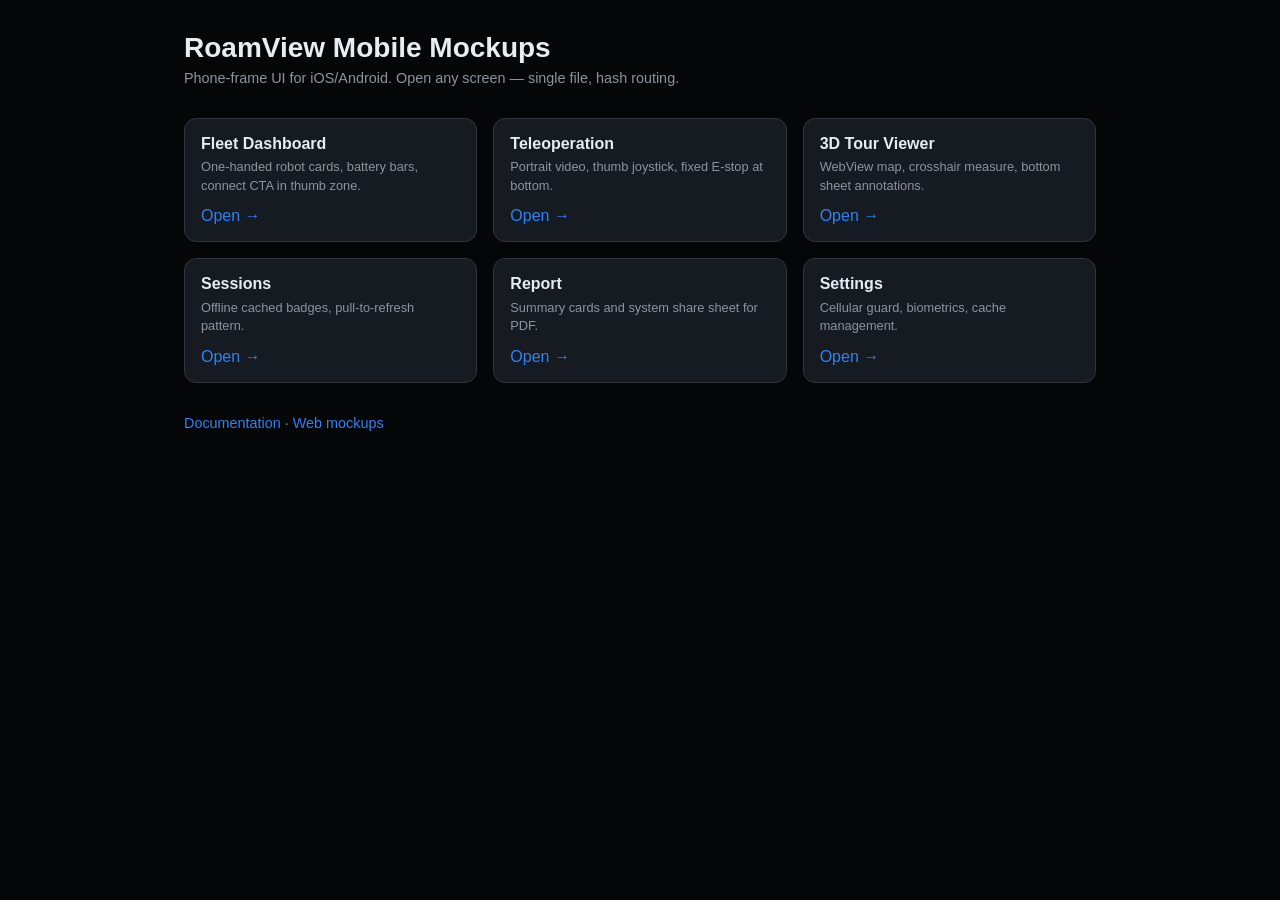
<file: docs/mobile-application/mockups/index.html>
<!DOCTYPE html>
<html lang="en">
<head>
  <meta charset="UTF-8">
  <meta name="viewport" content="width=device-width, initial-scale=1.0">
  <title>RoamView Mobile — Mockups</title>
  <style>
:root {
  --bg: #0d1117;
  --bg2: #161b22;
  --bg3: #21262d;
  --border: #30363d;
  --text: #e6edf3;
  --muted: #8b949e;
  --accent: #2f81f7;
  --success: #3fb950;
  --warning: #d29922;
  --danger: #f85149;
  --font: -apple-system, BlinkMacSystemFont, "Segoe UI", Roboto, sans-serif;
  --mono: ui-monospace, SFMono-Regular, Menlo, monospace;
  --phone-w: 390px;
  --phone-h: 844px;
}

*, *::before, *::after { box-sizing: border-box; margin: 0; padding: 0; }
body { font-family: var(--font); background: #050608; color: var(--text); min-height: 100vh; }
[hidden] { display: none !important; }
a { color: var(--accent); text-decoration: none; }

/* Gallery */
.gallery { max-width: 960px; margin: 0 auto; padding: 2rem 1.5rem; }
.gallery h1 { font-size: 1.75rem; margin-bottom: 0.35rem; }
.gallery .sub { color: var(--muted); margin-bottom: 2rem; font-size: 0.9rem; }
.mockup-grid { display: grid; grid-template-columns: repeat(auto-fill, minmax(260px, 1fr)); gap: 1rem; }
.mockup-card { background: var(--bg2); border: 1px solid var(--border); border-radius: 12px; padding: 1rem; }
.mockup-card:hover { border-color: var(--accent); }
.mockup-card h2 { font-size: 1rem; margin-bottom: 0.35rem; }
.mockup-card p { font-size: 0.8rem; color: var(--muted); margin-bottom: 0.75rem; line-height: 1.45; }

/* Phone shell */
.phone-wrap { display: flex; justify-content: center; padding: 1.5rem; min-height: 100vh; align-items: flex-start; }
.phone {
  width: var(--phone-w);
  height: var(--phone-h);
  background: #000;
  border-radius: 44px;
  padding: 12px;
  box-shadow: 0 0 0 2px #333, 0 24px 48px rgba(0,0,0,0.6);
  position: relative;
}
.phone-notch {
  position: absolute;
  top: 12px;
  left: 50%;
  transform: translateX(-50%);
  width: 120px;
  height: 28px;
  background: #000;
  border-radius: 0 0 18px 18px;
  z-index: 20;
}
.phone-screen {
  width: 100%;
  height: 100%;
  background: var(--bg);
  border-radius: 34px;
  overflow: hidden;
  display: flex;
  flex-direction: column;
  position: relative;
}

/* App chrome */
.status-bar {
  height: 44px;
  padding: 14px 20px 0;
  display: flex;
  justify-content: space-between;
  font-size: 0.7rem;
  font-weight: 600;
  flex-shrink: 0;
}
.app-header {
  padding: 0.5rem 1rem 0.75rem;
  border-bottom: 1px solid var(--border);
  flex-shrink: 0;
}
.app-header h1 { font-size: 1.1rem; font-weight: 700; }
.app-header .sub { font-size: 0.75rem; color: var(--muted); margin-top: 0.15rem; }
.app-body { flex: 1; overflow-y: auto; padding: 0.75rem 1rem; -webkit-overflow-scrolling: touch; }

.tab-bar {
  display: flex;
  border-top: 1px solid var(--border);
  background: var(--bg2);
  padding: 0.35rem 0 calc(0.35rem + 8px);
  flex-shrink: 0;
}
.tab-bar a {
  flex: 1;
  text-align: center;
  font-size: 0.65rem;
  color: var(--muted);
  padding: 0.35rem 0;
  text-decoration: none;
}
.tab-bar a.active { color: var(--accent); }
.tab-bar .ico { display: block; font-size: 1.1rem; margin-bottom: 0.15rem; }

/* Components */
.card {
  background: var(--bg2);
  border: 1px solid var(--border);
  border-radius: 10px;
  padding: 0.85rem;
  margin-bottom: 0.65rem;
}
.card-row { display: flex; justify-content: space-between; align-items: center; gap: 0.5rem; }
.card-title { font-weight: 600; font-size: 0.9rem; }
.card-meta { font-size: 0.75rem; color: var(--muted); margin-top: 0.2rem; }
.badge {
  display: inline-flex;
  align-items: center;
  gap: 0.25rem;
  padding: 0.15rem 0.5rem;
  border-radius: 999px;
  font-size: 0.65rem;
  font-weight: 500;
  white-space: nowrap;
}
.badge::before { content: ""; width: 5px; height: 5px; border-radius: 50%; background: currentColor; }
.badge-online { background: rgba(63,185,80,0.15); color: var(--success); }
.badge-offline { background: rgba(110,118,129,0.15); color: var(--muted); }
.badge-ready { background: rgba(63,185,80,0.15); color: var(--success); }
.badge-cached { background: rgba(47,129,247,0.15); color: var(--accent); }
.badge-live { background: rgba(248,81,73,0.15); color: var(--danger); }
.battery { height: 4px; background: var(--bg3); border-radius: 2px; margin-top: 0.5rem; overflow: hidden; }
.battery-fill { height: 100%; background: var(--success); border-radius: 2px; }

.btn {
  display: inline-flex;
  align-items: center;
  justify-content: center;
  padding: 0.55rem 1rem;
  border-radius: 8px;
  font-size: 0.85rem;
  font-weight: 500;
  border: none;
  font-family: var(--font);
  cursor: pointer;
}
.btn-primary { background: var(--accent); color: #fff; width: 100%; }
.btn-danger { background: var(--danger); color: #fff; }
.btn-ghost { background: var(--bg3); color: var(--text); border: 1px solid var(--border); }

/* Teleop */
.teleop-video {
  flex: 1;
  background: var(--bg3);
  margin: 0.5rem 1rem;
  border-radius: 10px;
  display: flex;
  align-items: center;
  justify-content: center;
  flex-direction: column;
  color: var(--muted);
  font-size: 0.8rem;
  min-height: 200px;
  border: 1px dashed var(--border);
}
.teleop-controls {
  padding: 0.75rem 1rem 1rem;
  display: flex;
  align-items: flex-end;
  gap: 1rem;
}
.dpad-cluster {
  display: grid;
  grid-template-columns: 40px 100px 40px;
  grid-template-rows: 40px 100px 40px;
  gap: 4px;
  align-items: center;
  justify-items: center;
  flex-shrink: 0;
}
.dpad-btn {
  width: 40px;
  height: 40px;
  border-radius: 10px;
  border: 1px solid var(--border);
  background: var(--bg3);
  color: var(--text);
  font-size: 0.85rem;
  display: flex;
  align-items: center;
  justify-content: center;
  cursor: pointer;
  padding: 0;
}
.dpad-btn:active { background: var(--accent); border-color: var(--accent); }
.dpad-up { grid-column: 2; grid-row: 1; }
.dpad-left { grid-column: 1; grid-row: 2; }
.dpad-right { grid-column: 3; grid-row: 2; }
.dpad-down { grid-column: 2; grid-row: 3; }
.joystick {
  grid-column: 2;
  grid-row: 2;
  width: 100px;
  height: 100px;
  border-radius: 50%;
  background: var(--bg3);
  border: 2px solid var(--border);
  position: relative;
}
.joystick-knob {
  width: 36px;
  height: 36px;
  background: var(--accent);
  border-radius: 50%;
  position: absolute;
  top: 30%;
  left: 55%;
  transform: translate(-50%, -50%);
}
.teleop-meta { flex: 1; font-size: 0.75rem; color: var(--muted); }
.teleop-meta strong { color: var(--text); font-family: var(--mono); }
.estop-zone { padding: 0 1rem 1rem; }
.estop-zone .btn { width: 100%; padding: 0.85rem; font-size: 1rem; }

/* Viewer */
.viewer-body { padding: 0; flex: 1; display: flex; flex-direction: column; overflow: hidden; }
.map-view {
  flex: 1;
  position: relative;
  background: #0b0e14;
  margin: 0.5rem;
  border-radius: 10px;
  overflow: hidden;
  min-height: 280px;
}
.map-view svg { width: 100%; height: 100%; display: block; }
.map-hud {
  position: absolute;
  background: rgba(13,17,23,0.92);
  border: 1px solid var(--border);
  border-radius: 6px;
  padding: 0.4rem 0.55rem;
  font-size: 0.65rem;
  color: var(--muted);
  font-family: var(--mono);
  pointer-events: none;
  max-width: calc(100% - 1rem);
}
.map-hud-tl { top: 0.5rem; left: 0.5rem; }
.map-hud-br { bottom: 0.5rem; right: 0.5rem; }
.crosshair {
  position: absolute;
  top: 50%;
  left: 50%;
  transform: translate(-50%, -50%);
  width: 48px;
  height: 48px;
  border: 2px solid rgba(47,129,247,0.8);
  border-radius: 50%;
  pointer-events: none;
}
.crosshair::before, .crosshair::after {
  content: "";
  position: absolute;
  background: var(--accent);
}
.crosshair::before { width: 2px; height: 12px; top: 50%; left: 50%; transform: translate(-50%, -50%); }
.crosshair::after { width: 12px; height: 2px; top: 50%; left: 50%; transform: translate(-50%, -50%); }
.bottom-sheet {
  background: var(--bg2);
  border-top: 1px solid var(--border);
  border-radius: 16px 16px 0 0;
  padding: 0.75rem 1rem 1rem;
  flex-shrink: 0;
}
.sheet-handle { width: 36px; height: 4px; background: var(--border); border-radius: 2px; margin: 0 auto 0.75rem; }
.tool-row { display: flex; gap: 0.4rem; margin-bottom: 0.5rem; }
.tool-pill {
  padding: 0.35rem 0.65rem;
  background: var(--bg3);
  border: 1px solid var(--border);
  border-radius: 999px;
  font-size: 0.7rem;
  color: var(--muted);
}
.tool-pill.active { background: var(--accent); color: #fff; border-color: var(--accent); }

/* Settings */
.setting-row {
  display: flex;
  justify-content: space-between;
  align-items: center;
  padding: 0.75rem 0;
  border-bottom: 1px solid var(--border);
  font-size: 0.85rem;
}
.setting-row:last-child { border-bottom: none; }
.toggle {
  width: 44px;
  height: 26px;
  background: var(--accent);
  border-radius: 13px;
  position: relative;
}
.toggle::after {
  content: "";
  position: absolute;
  width: 22px;
  height: 22px;
  background: #fff;
  border-radius: 50%;
  top: 2px;
  right: 2px;
}
.toggle.off { background: var(--bg3); }
.toggle.off::after { right: auto; left: 2px; }

.back-link {
  display: inline-block;
  margin-bottom: 1rem;
  font-size: 0.85rem;
  color: var(--muted);
}

.phone-page { display: flex; flex-direction: column; height: 100%; flex: 1; min-height: 0; }
#view-phone { min-height: 100vh; }
</style>
</head>
<body>

  <div id="view-gallery" class="gallery">
    <a href="#gallery" data-nav="gallery" class="back-link" style="display:none"></a>
    <h1>RoamView Mobile Mockups</h1>
    <p class="sub">Phone-frame UI for iOS/Android. Open any screen — single file, hash routing.</p>
    <div class="mockup-grid">
      <div class="mockup-card"><h2>Fleet Dashboard</h2><p>One-handed robot cards, battery bars, connect CTA in thumb zone.</p><a href="#dashboard" data-nav="dashboard">Open →</a></div>
      <div class="mockup-card"><h2>Teleoperation</h2><p>Portrait video, thumb joystick, fixed E-stop at bottom.</p><a href="#teleop" data-nav="teleop">Open →</a></div>
      <div class="mockup-card"><h2>3D Tour Viewer</h2><p>WebView map, crosshair measure, bottom sheet annotations.</p><a href="#viewer" data-nav="viewer">Open →</a></div>
      <div class="mockup-card"><h2>Sessions</h2><p>Offline cached badges, pull-to-refresh pattern.</p><a href="#sessions" data-nav="sessions">Open →</a></div>
      <div class="mockup-card"><h2>Report</h2><p>Summary cards and system share sheet for PDF.</p><a href="#report" data-nav="report">Open →</a></div>
      <div class="mockup-card"><h2>Settings</h2><p>Cellular guard, biometrics, cache management.</p><a href="#settings" data-nav="settings">Open →</a></div>
    </div>
    <p class="sub" style="margin-top:2rem"><a href="../README.md">Documentation</a> · <a href="../../web-application/mockups/index.html">Web mockups</a></p>
  </div>
<div id="view-phone" class="phone-wrap" hidden>
  <div class="phone">
    <div class="phone-notch"></div>
    <div class="phone-screen">
      <p style="padding:0.5rem 1rem;font-size:0.75rem"><a href="#gallery" data-nav="gallery">← Gallery</a></p>

    <div id="page-dashboard" class="phone-page" hidden>
      <div class="status-bar"><span>9:41</span><span>●●● ▮</span></div>
      <header class="app-header">
        <h1>Fleet</h1>
        <div class="sub">3 robots online</div>
      </header>
      
      <div class="app-body">
        <div class="card">
          <div class="card-row">
            <div>
              <div class="card-title">RoamBot-01</div>
              <div class="card-meta">Warehouse A — Montreal</div>
            </div>
            <span class="badge badge-online">Online</span>
          </div>
          <div class="card-meta" style="margin-top:0.5rem">Battery 78%</div>
          <div class="battery"><div class="battery-fill" style="width:78%"></div></div>
          <button class="btn btn-primary" style="margin-top:0.65rem">Connect</button>
        </div>
        <div class="card">
          <div class="card-row">
            <div>
              <div class="card-title">RoamBot-02</div>
              <div class="card-meta">Retail B — Toronto</div>
            </div>
            <span class="badge badge-offline">Charging</span>
          </div>
          <div class="battery"><div class="battery-fill" style="width:94%"></div></div>
        </div>
        <div class="card">
          <div class="card-row">
            <div>
              <div class="card-title">RoamBot-03</div>
              <div class="card-meta">Distribution C — Calgary</div>
            </div>
            <span class="badge badge-online">Online</span>
          </div>
          <div class="battery"><div class="battery-fill" style="width:45%"></div></div>
          <button class="btn btn-primary" style="margin-top:0.65rem">Connect</button>
        </div>
      </div>
      
    <nav class="tab-bar">
      <a href="#dashboard" data-nav="dashboard"><span class="ico">⌂</span>Fleet</a>
      <a href="#sessions" data-nav="sessions"><span class="ico">☰</span>Sessions</a>
      <a href="#teleop" data-nav="teleop"><span class="ico">▶</span>Teleop</a>
      <a href="#settings" data-nav="settings"><span class="ico">⚙</span>Settings</a>
    </nav>
    </div>
    <div id="page-teleop" class="phone-page" hidden>
      <div class="status-bar"><span>9:41</span><span class="badge badge-live" style="font-size:0.6rem">LIVE</span></div>
      <header class="app-header" style="border:none;padding-bottom:0">
        <h1>Teleoperation</h1>
        <div class="sub">RoamBot-01 · Warehouse A</div>
      </header>
      <div class="teleop-video">📹 Live HD · WebRTC<br><span style="font-size:0.7rem;margin-top:0.35rem">142 ms latency</span></div>
      <div class="teleop-controls">
        <div class="dpad-cluster">
          <button type="button" class="dpad-btn dpad-up" aria-label="Forward">▲</button>
          <button type="button" class="dpad-btn dpad-left" aria-label="Turn left">◀</button>
          <div class="joystick"><div class="joystick-knob"></div></div>
          <button type="button" class="dpad-btn dpad-right" aria-label="Turn right">▶</button>
          <button type="button" class="dpad-btn dpad-down" aria-label="Reverse">▼</button>
        </div>
        <div class="teleop-meta">
          <div>Speed <strong>0.3 m/s</strong></div>
          <div>Heading <strong>142°</strong></div>
          <div>Battery <strong>78%</strong></div>
        </div>
      </div>
      <div class="estop-zone"><button class="btn btn-danger">⏹ EMERGENCY STOP</button></div>
      <nav class="tab-bar">
        <a href="#dashboard" data-nav="dashboard"><span class="ico">⌂</span>Fleet</a>
        <a href="#sessions" data-nav="sessions"><span class="ico">☰</span>Sessions</a>
        <a href="#teleop" data-nav="teleop" class="active"><span class="ico">▶</span>Teleop</a>
        <a href="#settings" data-nav="settings"><span class="ico">⚙</span>Settings</a>
      </nav>
    </div>
    <div id="page-viewer" class="phone-page" hidden>
      <div class="status-bar"><span>9:41</span><span>●●●</span></div>
      <header class="app-header" style="padding-bottom:0.5rem">
        <h1>3D Tour</h1>
        <div class="sub">Warehouse A · Aug 21</div>
      </header>
      <div class="viewer-body">
        <div class="map-view">
          <svg xmlns="http://www.w3.org/2000/svg" viewBox="0 0 360 280" preserveAspectRatio="xMidYMid meet">
<rect width="360" height="280" fill="#0b0e14"/>
<rect x="20" y="20" width="320" height="240" fill="#1a1f26" stroke="#4b5563" stroke-width="3"/>
<rect x="20" y="20" width="320" height="28" fill="#12171f"/>
<g fill="#3a4452" stroke="#8b949e" stroke-width="1">
<rect x="32" y="60" width="120" height="36"/><rect x="208" y="60" width="120" height="36"/>
<rect x="32" y="108" width="120" height="36"/><rect x="208" y="108" width="120" height="36"/>
<rect x="32" y="156" width="120" height="36"/><rect x="208" y="156" width="120" height="36"/>
</g>
<rect x="160" y="56" width="40" height="140" fill="#0f141c" opacity="0.6"/>
<path d="M300 230 L300 200 L180 200 L180 140" fill="none" stroke="#2f81f7" stroke-width="2" stroke-dasharray="5 4"/>
<circle cx="180" cy="140" r="6" fill="#2f81f7"/>
<circle cx="88" cy="174" r="5" fill="#f85149"/>
</svg>
          <div class="map-hud map-hud-tl">SLAM · 24/38 tiles</div>
          <div class="map-hud map-hud-br">LOD 2</div>
          <div class="crosshair"></div>
        </div>
        <div class="bottom-sheet">
          <div class="sheet-handle"></div>
          <div class="tool-row">
            <span class="tool-pill active">Navigate</span>
            <span class="tool-pill">Measure</span>
            <span class="tool-pill">Annotate</span>
          </div>
          <div class="card" style="margin:0;padding:0.6rem">
            <div class="card-meta">Damaged rack · Aisle 4</div>
            <span class="badge badge-live" style="margin-top:0.35rem">Critical</span>
          </div>
        </div>
      </div>
    </div>
    <div id="page-sessions" class="phone-page" hidden>
      <div class="status-bar"><span>9:41</span><span>●●● ▮</span></div>
      <header class="app-header">
        <h1>Sessions</h1>
        <div class="sub">Warehouse A</div>
      </header>
      
      <div class="app-body">
        <div class="card">
          <div class="card-row">
            <div>
              <div class="card-title">Teleop Walkthrough</div>
              <div class="card-meta">Aug 21 · 42 min · Fouad</div>
            </div>
            <span class="badge badge-ready">Ready</span>
          </div>
        </div>
        <div class="card">
          <div class="card-row">
            <div>
              <div class="card-title">Autonomous Scan</div>
              <div class="card-meta">Aug 20 · Scheduled</div>
            </div>
            <span class="badge badge-cached">Cached</span>
          </div>
        </div>
        <div class="card">
          <div class="card-row">
            <div>
              <div class="card-title">Teleop Inspection</div>
              <div class="card-meta">Aug 19 · Talar</div>
            </div>
            <span class="badge badge-ready">Ready</span>
          </div>
        </div>
        <p class="card-meta" style="text-align:center;margin-top:1rem">Pull to refresh · Offline queue: 0</p>
      </div>
      
    <nav class="tab-bar">
      <a href="#dashboard" data-nav="dashboard"><span class="ico">⌂</span>Fleet</a>
      <a href="#sessions" data-nav="sessions"><span class="ico">☰</span>Sessions</a>
      <a href="#teleop" data-nav="teleop"><span class="ico">▶</span>Teleop</a>
      <a href="#settings" data-nav="settings"><span class="ico">⚙</span>Settings</a>
    </nav>
    </div>
    <div id="page-report" class="phone-page" hidden>
      <div class="status-bar"><span>9:41</span><span>●●●</span></div>
      <header class="app-header">
        <h1>Inspection Report</h1>
        <div class="sub">Warehouse A · Aug 21, 2026</div>
      </header>
      <div class="app-body">
        <div class="card">
          <div class="card-row"><span>Annotations</span><strong>3</strong></div>
          <div class="card-row" style="margin-top:0.5rem"><span>Critical</span><strong style="color:var(--danger)">1</strong></div>
        </div>
        <div class="card">
          <span class="badge badge-live">Critical</span>
          <div class="card-title" style="margin-top:0.5rem">Damaged pallet rack</div>
          <div class="card-meta">Aisle 4, Section B</div>
        </div>
        <div class="card">
          <span class="badge badge-ready" style="background:rgba(210,153,34,0.15);color:var(--warning)">Warning</span>
          <div class="card-title" style="margin-top:0.5rem">Blocked fire exit</div>
        </div>
        <button class="btn btn-primary" style="margin-top:0.5rem">Share PDF</button>
      </div>
      <nav class="tab-bar">
        <a href="#dashboard" data-nav="dashboard"><span class="ico">⌂</span>Fleet</a>
        <a href="#sessions" data-nav="sessions"><span class="ico">☰</span>Sessions</a>
        <a href="#teleop" data-nav="teleop"><span class="ico">▶</span>Teleop</a>
        <a href="#settings" data-nav="settings"><span class="ico">⚙</span>Settings</a>
      </nav>
    </div>
    <div id="page-settings" class="phone-page" hidden>
      <div class="status-bar"><span>9:41</span><span>●●● ▮</span></div>
      <header class="app-header">
        <h1>Settings</h1>
        
      </header>
      
      <div class="app-body">
        <div class="card">
          <div class="setting-row">
            <span>Wi-Fi only for 3D tiles</span>
            <div class="toggle"></div>
          </div>
          <div class="setting-row">
            <span>Biometric unlock</span>
            <div class="toggle"></div>
          </div>
          <div class="setting-row">
            <span>Push notifications</span>
            <div class="toggle"></div>
          </div>
        </div>
        <div class="card">
          <div class="setting-row">
            <span>Cache size</span>
            <span class="card-meta">428 MB / 1 GB</span>
          </div>
          <button class="btn btn-ghost" style="width:100%;margin-top:0.5rem">Clear cache</button>
        </div>
        <div class="card-meta" style="text-align:center;margin-top:1rem">RoamView v1.0.0 · Expo</div>
      </div>
      
    <nav class="tab-bar">
      <a href="#dashboard" data-nav="dashboard"><span class="ico">⌂</span>Fleet</a>
      <a href="#sessions" data-nav="sessions"><span class="ico">☰</span>Sessions</a>
      <a href="#teleop" data-nav="teleop"><span class="ico">▶</span>Teleop</a>
      <a href="#settings" data-nav="settings"><span class="ico">⚙</span>Settings</a>
    </nav>
    </div>
    </div>
  </div>
</div>
<script>
(function () {
  const PAGES = ['dashboard', 'teleop', 'viewer', 'sessions', 'report', 'settings'];
  const TITLES = {
    gallery: 'RoamView Mobile — Mockups',
    dashboard: 'Fleet — RoamView',
    teleop: 'Teleop — RoamView',
    viewer: '3D Tour — RoamView',
    sessions: 'Sessions — RoamView',
    report: 'Report — RoamView',
    settings: 'Settings — RoamView',
  };

  function navigate(page) {
    const gallery = document.getElementById('view-gallery');
    const phone = document.getElementById('view-phone');

    if (!page || page === 'gallery') {
      gallery.hidden = false;
      phone.hidden = true;
      document.title = TITLES.gallery;
      setActiveNav('gallery');
      return;
    }

    const target = PAGES.includes(page) ? page : 'dashboard';
    gallery.hidden = true;
    phone.hidden = false;

    PAGES.forEach(function (id) {
      const el = document.getElementById('page-' + id);
      if (el) el.hidden = id !== target;
    });

    document.title = TITLES[target] || TITLES.dashboard;
    setActiveNav(target);
  }

  function setActiveNav(page) {
    document.querySelectorAll('[data-nav]').forEach(function (link) {
      link.classList.toggle('active', link.dataset.nav === page);
    });
    document.querySelectorAll('.tab-bar a').forEach(function (tab) {
      tab.classList.toggle('active', tab.dataset.nav === page);
    });
  }

  document.addEventListener('click', function (e) {
    const link = e.target.closest('[data-nav]');
    if (!link) return;
    e.preventDefault();
    const page = link.dataset.nav;
    if (location.hash !== '#' + page) {
      location.hash = page;
    } else {
      navigate(page);
    }
  });

  window.addEventListener('hashchange', function () {
    navigate(location.hash.slice(1) || 'gallery');
  });

  document.addEventListener('DOMContentLoaded', function () {
    navigate(location.hash.slice(1) || 'gallery');
  });
})();

</script>
</body>
</html>
</file>
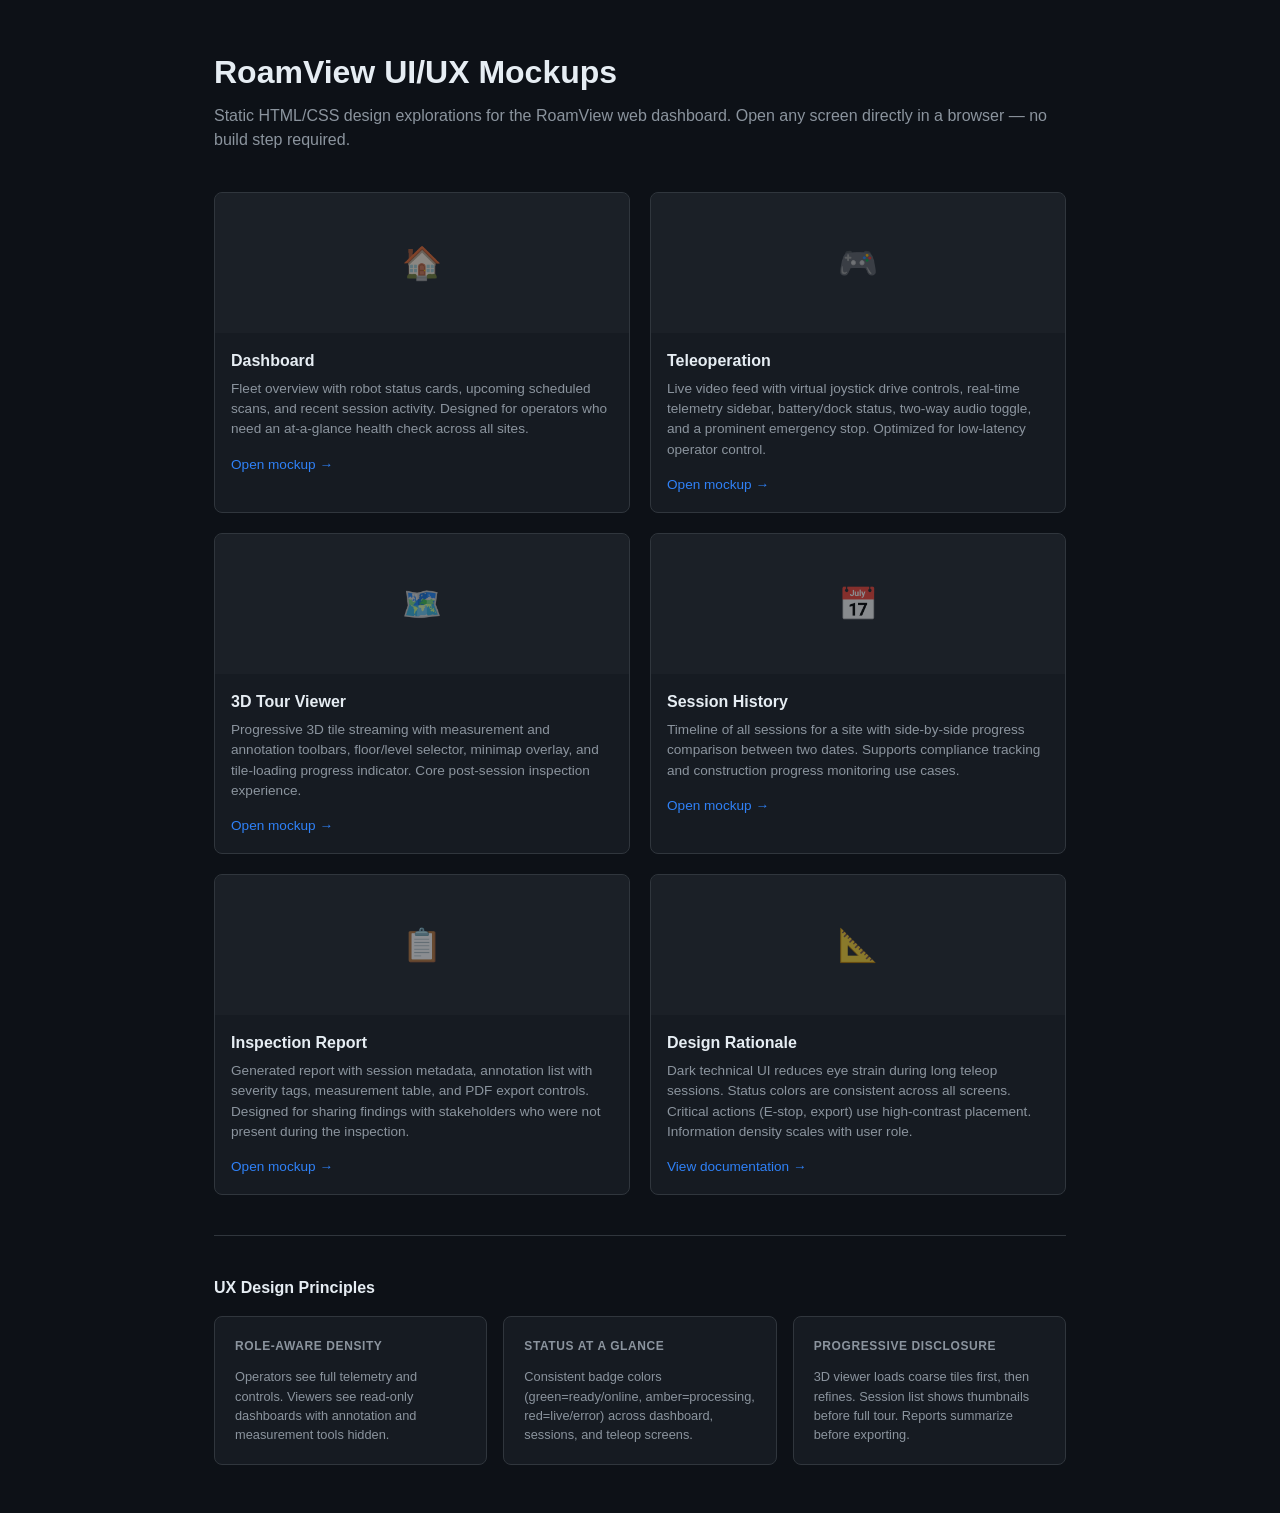
<file: docs/web-application/mockups/index.html>
<!DOCTYPE html>
<html lang="en">
<head>
  <meta charset="UTF-8">
  <meta name="viewport" content="width=device-width, initial-scale=1.0">
  <title>RoamView — UI Mockup Gallery</title>
  <style>
/* RoamView UI Mockups — shared stylesheet */
:root {
  --bg-primary: #0d1117;
  --bg-secondary: #161b22;
  --bg-tertiary: #21262d;
  --bg-hover: #30363d;
  --border: #30363d;
  --text-primary: #e6edf3;
  --text-secondary: #8b949e;
  --text-muted: #6e7681;
  --accent: #2f81f7;
  --accent-hover: #58a6ff;
  --success: #3fb950;
  --warning: #d29922;
  --danger: #f85149;
  --info: #58a6ff;
  --radius: 8px;
  --radius-sm: 4px;
  --shadow: 0 4px 12px rgba(0, 0, 0, 0.4);
  --font: -apple-system, BlinkMacSystemFont, "Segoe UI", Roboto, sans-serif;
  --font-mono: "SF Mono", "Fira Code", Consolas, monospace;
}

*, *::before, *::after { box-sizing: border-box; margin: 0; padding: 0; }

body {
  font-family: var(--font);
  background: var(--bg-primary);
  color: var(--text-primary);
  line-height: 1.5;
  min-height: 100vh;
}

a { color: var(--accent); text-decoration: none; }
a:hover { color: var(--accent-hover); text-decoration: underline; }

/* Layout */
.app-shell { display: flex; min-height: 100vh; }

.sidebar {
  width: 220px;
  background: var(--bg-secondary);
  border-right: 1px solid var(--border);
  padding: 1.5rem 0;
  flex-shrink: 0;
}

.sidebar-logo {
  padding: 0 1.25rem 1.5rem;
  font-size: 1.1rem;
  font-weight: 700;
  color: var(--text-primary);
  display: flex;
  align-items: center;
  gap: 0.5rem;
}

.sidebar-logo span { color: var(--accent); }

.sidebar nav a {
  display: flex;
  align-items: center;
  gap: 0.6rem;
  padding: 0.6rem 1.25rem;
  color: var(--text-secondary);
  text-decoration: none;
  font-size: 0.875rem;
  border-left: 3px solid transparent;
}

.sidebar nav a:hover,
.sidebar nav a.active {
  background: var(--bg-tertiary);
  color: var(--text-primary);
  text-decoration: none;
}

.sidebar nav a.active { border-left-color: var(--accent); }

.main { flex: 1; display: flex; flex-direction: column; overflow: hidden; }

.topbar {
  height: 56px;
  background: var(--bg-secondary);
  border-bottom: 1px solid var(--border);
  display: flex;
  align-items: center;
  justify-content: space-between;
  padding: 0 1.5rem;
  flex-shrink: 0;
}

.topbar-title { font-size: 1rem; font-weight: 600; }

.topbar-actions { display: flex; align-items: center; gap: 1rem; }

.content { flex: 1; padding: 1.5rem; overflow-y: auto; }

/* Cards */
.card {
  background: var(--bg-secondary);
  border: 1px solid var(--border);
  border-radius: var(--radius);
  padding: 1.25rem;
}

.card-title {
  font-size: 0.75rem;
  font-weight: 600;
  text-transform: uppercase;
  letter-spacing: 0.05em;
  color: var(--text-secondary);
  margin-bottom: 0.75rem;
}

/* Grid */
.grid-2 { display: grid; grid-template-columns: 1fr 1fr; gap: 1rem; }
.grid-3 { display: grid; grid-template-columns: repeat(3, 1fr); gap: 1rem; }
.grid-4 { display: grid; grid-template-columns: repeat(4, 1fr); gap: 1rem; }

/* Status badges */
.badge {
  display: inline-flex;
  align-items: center;
  gap: 0.35rem;
  padding: 0.2rem 0.6rem;
  border-radius: 999px;
  font-size: 0.75rem;
  font-weight: 500;
}

.badge::before {
  content: "";
  width: 6px;
  height: 6px;
  border-radius: 50%;
  background: currentColor;
}

.badge-online { background: rgba(63, 185, 80, 0.15); color: var(--success); }
.badge-offline { background: rgba(110, 118, 129, 0.15); color: var(--text-muted); }
.badge-charging { background: rgba(47, 129, 247, 0.15); color: var(--accent); }
.badge-processing { background: rgba(210, 153, 34, 0.15); color: var(--warning); }
.badge-ready { background: rgba(63, 185, 80, 0.15); color: var(--success); }
.badge-live { background: rgba(248, 81, 73, 0.15); color: var(--danger); }
.badge-critical { background: rgba(248, 81, 73, 0.15); color: var(--danger); }
.badge-warning { background: rgba(210, 153, 34, 0.15); color: var(--warning); }
.badge-info { background: rgba(88, 166, 255, 0.15); color: var(--info); }

/* Buttons */
.btn {
  display: inline-flex;
  align-items: center;
  gap: 0.4rem;
  padding: 0.5rem 1rem;
  border-radius: var(--radius-sm);
  font-size: 0.875rem;
  font-weight: 500;
  cursor: pointer;
  border: 1px solid transparent;
  font-family: var(--font);
}

.btn-primary { background: var(--accent); color: #fff; border-color: var(--accent); }
.btn-primary:hover { background: var(--accent-hover); }
.btn-secondary { background: var(--bg-tertiary); color: var(--text-primary); border-color: var(--border); }
.btn-secondary:hover { background: var(--bg-hover); }
.btn-danger { background: var(--danger); color: #fff; border-color: var(--danger); }
.btn-danger:hover { opacity: 0.9; }
.btn-ghost { background: transparent; color: var(--text-secondary); border-color: var(--border); }
.btn-ghost:hover { background: var(--bg-tertiary); color: var(--text-primary); }
.btn-sm { padding: 0.3rem 0.7rem; font-size: 0.8rem; }
.btn-icon { padding: 0.4rem; width: 32px; height: 32px; justify-content: center; }

/* Stat cards */
.stat-card { text-align: center; }
.stat-value { font-size: 2rem; font-weight: 700; color: var(--text-primary); }
.stat-label { font-size: 0.8rem; color: var(--text-secondary); margin-top: 0.25rem; }

/* Robot card */
.robot-card { display: flex; flex-direction: column; gap: 0.75rem; }
.robot-card-header { display: flex; justify-content: space-between; align-items: flex-start; }
.robot-name { font-weight: 600; font-size: 0.95rem; }
.robot-site { font-size: 0.8rem; color: var(--text-secondary); }
.battery-bar {
  height: 6px;
  background: var(--bg-tertiary);
  border-radius: 3px;
  overflow: hidden;
}
.battery-fill { height: 100%; border-radius: 3px; background: var(--success); }
.battery-fill.low { background: var(--danger); }
.battery-fill.mid { background: var(--warning); }

/* Session list */
.session-row {
  display: flex;
  align-items: center;
  gap: 1rem;
  padding: 0.75rem 0;
  border-bottom: 1px solid var(--border);
}
.session-row:last-child { border-bottom: none; }
.session-thumb {
  width: 64px;
  height: 48px;
  background: var(--bg-tertiary);
  border-radius: var(--radius-sm);
  display: flex;
  align-items: center;
  justify-content: center;
  font-size: 0.7rem;
  color: var(--text-muted);
  flex-shrink: 0;
  border: 1px solid var(--border);
}
.session-info { flex: 1; }
.session-title { font-weight: 500; font-size: 0.9rem; }
.session-meta { font-size: 0.8rem; color: var(--text-secondary); margin-top: 0.15rem; }

/* Placeholder panels */
.placeholder-video,
.placeholder-3d {
  background: var(--bg-tertiary);
  border: 1px dashed var(--border);
  border-radius: var(--radius);
  display: flex;
  flex-direction: column;
  align-items: center;
  justify-content: center;
  color: var(--text-muted);
  font-size: 0.85rem;
  gap: 0.5rem;
  position: relative;
  overflow: hidden;
}

.placeholder-video { min-height: 400px; }
.placeholder-3d { min-height: 500px; flex: 1; }

.placeholder-video::before,
.placeholder-3d::before {
  content: "";
  position: absolute;
  inset: 0;
  background: repeating-linear-gradient(
    45deg,
    transparent,
    transparent 20px,
    rgba(255,255,255,0.02) 20px,
    rgba(255,255,255,0.02) 40px
  );
}

.placeholder-icon { font-size: 2.5rem; opacity: 0.4; z-index: 1; }
.placeholder-label { z-index: 1; font-family: var(--font-mono); font-size: 0.75rem; }

/* Teleop controls */
.teleop-layout { display: grid; grid-template-columns: 1fr 280px; gap: 1rem; height: calc(100vh - 56px - 3rem); }
.teleop-main { display: flex; flex-direction: column; gap: 1rem; }
.teleop-controls { display: flex; gap: 1rem; align-items: center; }
.joystick {
  width: 120px;
  height: 120px;
  background: var(--bg-tertiary);
  border: 2px solid var(--border);
  border-radius: 50%;
  position: relative;
  flex-shrink: 0;
}
.joystick-knob {
  width: 40px;
  height: 40px;
  background: var(--accent);
  border-radius: 50%;
  position: absolute;
  top: 50%;
  left: 50%;
  transform: translate(-50%, -50%);
  box-shadow: var(--shadow);
}
.telemetry-panel { display: flex; flex-direction: column; gap: 0.75rem; }
.telemetry-item {
  display: flex;
  justify-content: space-between;
  align-items: center;
  padding: 0.5rem 0;
  border-bottom: 1px solid var(--border);
  font-size: 0.85rem;
}
.telemetry-item:last-child { border-bottom: none; }
.telemetry-label { color: var(--text-secondary); }
.telemetry-value { font-family: var(--font-mono); font-weight: 500; }

/* Viewer */
.viewer-layout { display: grid; grid-template-columns: 1fr 240px; grid-template-rows: 1fr auto; gap: 0; flex: 1; min-height: 0; }
.viewer-canvas { grid-column: 1; grid-row: 1; position: relative; }
.viewer-sidebar { grid-column: 2; grid-row: 1 / 3; background: var(--bg-secondary); border-left: 1px solid var(--border); padding: 1rem; overflow-y: auto; }
.viewer-toolbar {
  grid-column: 1;
  grid-row: 2;
  background: var(--bg-secondary);
  border-top: 1px solid var(--border);
  padding: 0.75rem 1rem;
  display: flex;
  align-items: center;
  gap: 0.5rem;
}
.tool-btn {
  padding: 0.4rem 0.75rem;
  background: var(--bg-tertiary);
  border: 1px solid var(--border);
  border-radius: var(--radius-sm);
  color: var(--text-secondary);
  font-size: 0.8rem;
  cursor: pointer;
  font-family: var(--font);
}
.tool-btn.active { background: var(--accent); color: #fff; border-color: var(--accent); }
.tool-btn:hover:not(.active) { background: var(--bg-hover); color: var(--text-primary); }
.tile-progress,
.map-hud {
  position: absolute;
  background: rgba(13, 17, 23, 0.92);
  border: 1px solid var(--border);
  border-radius: var(--radius-sm);
  padding: 0.55rem 0.75rem;
  font-size: 0.78rem;
  color: var(--text-secondary);
  font-family: var(--font-mono);
  z-index: 12;
  pointer-events: none;
  max-width: calc(100% - 2rem);
}
.tile-progress { bottom: 1rem; left: 1rem; }
.map-hud-tl { top: 1rem; left: 1rem; }
.map-hud-tr { top: 1rem; right: 1rem; width: 42px; height: 42px; display: flex; align-items: center; justify-content: center; font-weight: 700; color: var(--text-primary); }
.map-hud-bl { bottom: 1rem; left: 1rem; }
.map-hud-title { color: var(--text-primary); font-weight: 600; margin-bottom: 0.15rem; }
.map-hud-ok { color: var(--success); }
.map-hud-meta { color: var(--text-muted); font-size: 0.72rem; margin-top: 0.1rem; }
.map-stage {
  width: 100%;
  height: 100%;
  display: flex;
  align-items: center;
  justify-content: center;
  padding: 4.5rem 1rem 4.5rem;
  box-sizing: border-box;
}
.map-stage svg {
  width: 100%;
  height: 100%;
  max-width: 100%;
  max-height: 100%;
  display: block;
}
.minimap {
  width: 100%;
  height: 120px;
  background: var(--bg-tertiary);
  border: 1px solid var(--border);
  border-radius: var(--radius-sm);
  margin-top: 0.5rem;
  position: relative;
  overflow: hidden;
}
.minimap img,
.minimap svg {
  width: 100%;
  height: 100%;
  object-fit: contain;
  display: block;
}
.minimap-dot {
  width: 8px;
  height: 8px;
  background: var(--accent);
  border-radius: 50%;
  position: absolute;
  top: 40%;
  left: 55%;
  box-shadow: 0 0 6px var(--accent);
  pointer-events: none;
  z-index: 2;
}

.fake-map {
  width: 100%;
  height: 100%;
  object-fit: contain;
  display: block;
  background: var(--bg-primary);
}
.fake-map-panel {
  position: relative;
  overflow: hidden;
  background: #0a0d12;
  min-height: 0;
}
.fake-map-panel .tile-progress {
  z-index: 12;
}
.fake-map-panel > svg {
  width: 100%;
  height: 100%;
  min-height: 200px;
  display: block;
}

/* Sessions comparison */
.compare-layout { display: grid; grid-template-columns: 280px 1fr; gap: 1rem; }
.timeline { display: flex; flex-direction: column; gap: 0.5rem; }
.timeline-item {
  padding: 0.75rem;
  border-radius: var(--radius-sm);
  border: 1px solid var(--border);
  cursor: pointer;
  font-size: 0.85rem;
}
.timeline-item:hover { background: var(--bg-tertiary); }
.timeline-item.selected { border-color: var(--accent); background: rgba(47, 129, 247, 0.1); }
.timeline-date { font-weight: 600; }
.timeline-sub { color: var(--text-secondary); font-size: 0.8rem; margin-top: 0.2rem; }
.compare-panes { display: grid; grid-template-columns: 1fr 1fr; gap: 1rem; }
.compare-pane { display: flex; flex-direction: column; gap: 0.5rem; }
.compare-pane-label { font-size: 0.8rem; font-weight: 600; color: var(--text-secondary); }

/* Report */
.report-header { margin-bottom: 1.5rem; }
.report-title { font-size: 1.5rem; font-weight: 700; }
.report-meta { color: var(--text-secondary); font-size: 0.875rem; margin-top: 0.25rem; }
.report-section { margin-bottom: 1.5rem; }
.report-section h3 { font-size: 0.9rem; font-weight: 600; margin-bottom: 0.75rem; color: var(--text-secondary); text-transform: uppercase; letter-spacing: 0.05em; }
.annotation-list { display: flex; flex-direction: column; gap: 0.5rem; }
.annotation-item {
  display: flex;
  align-items: flex-start;
  gap: 0.75rem;
  padding: 0.75rem;
  background: var(--bg-tertiary);
  border-radius: var(--radius-sm);
  font-size: 0.875rem;
}
.measurement-table { width: 100%; border-collapse: collapse; font-size: 0.875rem; }
.measurement-table th { text-align: left; padding: 0.5rem; color: var(--text-secondary); border-bottom: 1px solid var(--border); font-weight: 500; }
.measurement-table td { padding: 0.5rem; border-bottom: 1px solid var(--border); }
.measurement-table tr:last-child td { border-bottom: none; }

/* Gallery (index) */
.gallery { max-width: 900px; margin: 0 auto; padding: 3rem 1.5rem; }
.gallery h1 { font-size: 2rem; margin-bottom: 0.5rem; }
.gallery .subtitle { color: var(--text-secondary); margin-bottom: 2.5rem; }
.mockup-grid { display: grid; grid-template-columns: 1fr 1fr; gap: 1.25rem; }
.mockup-card {
  background: var(--bg-secondary);
  border: 1px solid var(--border);
  border-radius: var(--radius);
  overflow: hidden;
  transition: border-color 0.15s;
}
.mockup-card:hover { border-color: var(--accent); }
.mockup-preview {
  height: 140px;
  background: var(--bg-tertiary);
  display: flex;
  align-items: center;
  justify-content: center;
  font-size: 2rem;
  opacity: 0.5;
}
.mockup-info { padding: 1rem; }
.mockup-info h2 { font-size: 1rem; margin-bottom: 0.35rem; }
.mockup-info p { font-size: 0.85rem; color: var(--text-secondary); margin-bottom: 0.75rem; }
.mockup-info a { font-size: 0.85rem; font-weight: 500; }

/* Utility */
.text-muted { color: var(--text-secondary); }
.text-sm { font-size: 0.8rem; }
.mt-1 { margin-top: 0.5rem; }
.mt-2 { margin-top: 1rem; }
.mb-1 { margin-bottom: 0.5rem; }
.mb-2 { margin-bottom: 1rem; }
.flex { display: flex; }
.items-center { align-items: center; }
.justify-between { justify-content: space-between; }
.gap-1 { gap: 0.5rem; }
.gap-2 { gap: 1rem; }
.section-header { display: flex; justify-content: space-between; align-items: center; margin-bottom: 1rem; }
.section-header h2 { font-size: 1rem; font-weight: 600; }
.avatar { width: 32px; height: 32px; border-radius: 50%; background: var(--accent); display: flex; align-items: center; justify-content: center; font-size: 0.75rem; font-weight: 600; color: #fff; }
.divider { height: 1px; background: var(--border); margin: 1rem 0; }
select, input[type="text"] {
  background: var(--bg-tertiary);
  border: 1px solid var(--border);
  border-radius: var(--radius-sm);
  color: var(--text-primary);
  padding: 0.4rem 0.75rem;
  font-size: 0.875rem;
  font-family: var(--font);
}
select:focus, input:focus { outline: 2px solid var(--accent); outline-offset: 1px; }

/* SPA routing */
[hidden] { display: none !important; }
#page-dashboard,
#page-teleop,
#page-sessions,
#page-report {
  display: flex;
  flex-direction: column;
  flex: 1;
  overflow: hidden;
}
#page-dashboard .content,
#page-teleop .content,
#page-sessions .content,
#page-report .content {
  flex: 1;
  overflow-y: auto;
}
#page-viewer {
  display: flex;
  flex-direction: column;
  flex: 1;
  overflow: hidden;
}

</style>
</head>
<body>
  <div id="view-gallery" class="gallery">
    <h1>RoamView UI/UX Mockups</h1>
    <p class="subtitle">Static HTML/CSS design explorations for the RoamView web dashboard. Open any screen directly in a browser — no build step required.</p>

    <div class="mockup-grid">
      <div class="mockup-card">
        <div class="mockup-preview">🏠</div>
        <div class="mockup-info">
          <h2>Dashboard</h2>
          <p>Fleet overview with robot status cards, upcoming scheduled scans, and recent session activity. Designed for operators who need an at-a-glance health check across all sites.</p>
          <a href="#dashboard" data-nav="dashboard">Open mockup →</a>
        </div>
      </div>

      <div class="mockup-card">
        <div class="mockup-preview">🎮</div>
        <div class="mockup-info">
          <h2>Teleoperation</h2>
          <p>Live video feed with virtual joystick drive controls, real-time telemetry sidebar, battery/dock status, two-way audio toggle, and a prominent emergency stop. Optimized for low-latency operator control.</p>
          <a href="#teleop" data-nav="teleop">Open mockup →</a>
        </div>
      </div>

      <div class="mockup-card">
        <div class="mockup-preview">🗺️</div>
        <div class="mockup-info">
          <h2>3D Tour Viewer</h2>
          <p>Progressive 3D tile streaming with measurement and annotation toolbars, floor/level selector, minimap overlay, and tile-loading progress indicator. Core post-session inspection experience.</p>
          <a href="#viewer" data-nav="viewer">Open mockup →</a>
        </div>
      </div>

      <div class="mockup-card">
        <div class="mockup-preview">📅</div>
        <div class="mockup-info">
          <h2>Session History</h2>
          <p>Timeline of all sessions for a site with side-by-side progress comparison between two dates. Supports compliance tracking and construction progress monitoring use cases.</p>
          <a href="#sessions" data-nav="sessions">Open mockup →</a>
        </div>
      </div>

      <div class="mockup-card">
        <div class="mockup-preview">📋</div>
        <div class="mockup-info">
          <h2>Inspection Report</h2>
          <p>Generated report with session metadata, annotation list with severity tags, measurement table, and PDF export controls. Designed for sharing findings with stakeholders who were not present during the inspection.</p>
          <a href="#report" data-nav="report">Open mockup →</a>
        </div>
      </div>

      <div class="mockup-card">
        <div class="mockup-preview">📐</div>
        <div class="mockup-info">
          <h2>Design Rationale</h2>
          <p>Dark technical UI reduces eye strain during long teleop sessions. Status colors are consistent across all screens. Critical actions (E-stop, export) use high-contrast placement. Information density scales with user role.</p>
          <a href="../README.md">View documentation →</a>
        </div>
      </div>
    </div>

    <div class="divider" style="margin: 2.5rem 0;"></div>

    <h2 style="font-size: 1rem; margin-bottom: 1rem;">UX Design Principles</h2>
    <div class="grid-3" style="gap: 1rem;">
      <div class="card">
        <div class="card-title">Role-aware density</div>
        <p class="text-sm text-muted">Operators see full telemetry and controls. Viewers see read-only dashboards with annotation and measurement tools hidden.</p>
      </div>
      <div class="card">
        <div class="card-title">Status at a glance</div>
        <p class="text-sm text-muted">Consistent badge colors (green=ready/online, amber=processing, red=live/error) across dashboard, sessions, and teleop screens.</p>
      </div>
      <div class="card">
        <div class="card-title">Progressive disclosure</div>
        <p class="text-sm text-muted">3D viewer loads coarse tiles first, then refines. Session list shows thumbnails before full tour. Reports summarize before exporting.</p>
      </div>
    </div>
  </div>

  <div id="view-app" class="app-shell" hidden>
    <aside class="sidebar">
      <div class="sidebar-logo"><span>◈</span> RoamView</div>
      <nav>
        <a href="#dashboard" data-nav="dashboard">Dashboard</a>
        <a href="#teleop" data-nav="teleop">Teleoperation</a>
        <a href="#viewer" data-nav="viewer">3D Viewer</a>
        <a href="#sessions" data-nav="sessions">Sessions</a>
        <a href="#report" data-nav="report">Reports</a>
        <a href="#gallery" data-nav="gallery">Mockup Gallery</a>
      </nav>
    </aside>

    <div class="main">
      <div id="page-dashboard" hidden>
        <header class="topbar">
          <span class="topbar-title">Dashboard</span>
          <div class="topbar-actions">
            <span class="badge badge-online">3 robots online</span>
            <div class="avatar">FE</div>
          </div>
        </header>

        <div class="content">
          <!-- Stats row -->
          <div class="grid-4 mb-2">
            <div class="card stat-card">
              <div class="stat-value">4</div>
              <div class="stat-label">Active Sites</div>
            </div>
            <div class="card stat-card">
              <div class="stat-value">3</div>
              <div class="stat-label">Robots Online</div>
            </div>
            <div class="card stat-card">
              <div class="stat-value">12</div>
              <div class="stat-label">Sessions This Month</div>
            </div>
            <div class="card stat-card">
              <div class="stat-value">2</div>
              <div class="stat-label">Processing</div>
            </div>
          </div>

          <div class="grid-2">
            <!-- Robot fleet -->
            <div>
              <div class="section-header">
                <h2>Robot Fleet</h2>
                <button class="btn btn-ghost btn-sm">View all</button>
              </div>
              <div class="grid-2" style="gap: 0.75rem;">
                <div class="card robot-card">
                  <div class="robot-card-header">
                    <div>
                      <div class="robot-name">RoamBot-01</div>
                      <div class="robot-site">Warehouse A — Montreal</div>
                    </div>
                    <span class="badge badge-online">Online</span>
                  </div>
                  <div>
                    <div class="flex justify-between text-sm mb-1">
                      <span class="text-muted">Battery</span>
                      <span>78%</span>
                    </div>
                    <div class="battery-bar"><div class="battery-fill" style="width:78%"></div></div>
                  </div>
                  <button class="btn btn-primary btn-sm" style="width:100%">Connect</button>
                </div>

                <div class="card robot-card">
                  <div class="robot-card-header">
                    <div>
                      <div class="robot-name">RoamBot-02</div>
                      <div class="robot-site">Retail Store B — Toronto</div>
                    </div>
                    <span class="badge badge-charging">Charging</span>
                  </div>
                  <div>
                    <div class="flex justify-between text-sm mb-1">
                      <span class="text-muted">Battery</span>
                      <span>94%</span>
                    </div>
                    <div class="battery-bar"><div class="battery-fill" style="width:94%"></div></div>
                  </div>
                  <button class="btn btn-secondary btn-sm" style="width:100%" disabled>Docked</button>
                </div>

                <div class="card robot-card">
                  <div class="robot-card-header">
                    <div>
                      <div class="robot-name">RoamBot-03</div>
                      <div class="robot-site">Distribution C — Calgary</div>
                    </div>
                    <span class="badge badge-online">Online</span>
                  </div>
                  <div>
                    <div class="flex justify-between text-sm mb-1">
                      <span class="text-muted">Battery</span>
                      <span>45%</span>
                    </div>
                    <div class="battery-bar"><div class="battery-fill mid" style="width:45%"></div></div>
                  </div>
                  <button class="btn btn-primary btn-sm" style="width:100%">Connect</button>
                </div>

                <div class="card robot-card">
                  <div class="robot-card-header">
                    <div>
                      <div class="robot-name">RoamBot-04</div>
                      <div class="robot-site">Office D — Vancouver</div>
                    </div>
                    <span class="badge badge-offline">Offline</span>
                  </div>
                  <div>
                    <div class="flex justify-between text-sm mb-1">
                      <span class="text-muted">Battery</span>
                      <span>—</span>
                    </div>
                    <div class="battery-bar"><div class="battery-fill low" style="width:0%"></div></div>
                  </div>
                  <button class="btn btn-secondary btn-sm" style="width:100%" disabled>Offline</button>
                </div>
              </div>
            </div>

            <!-- Right column -->
            <div>
              <!-- Upcoming scans -->
              <div class="section-header">
                <h2>Upcoming Scans</h2>
                <button class="btn btn-ghost btn-sm">Schedule</button>
              </div>
              <div class="card mb-2">
                <div class="session-row">
                  <div class="session-info">
                    <div class="session-title">Warehouse A — Autonomous Scan</div>
                    <div class="session-meta">Today, 6:00 PM · RoamBot-01</div>
                  </div>
                  <span class="badge badge-info">Scheduled</span>
                </div>
                <div class="session-row">
                  <div class="session-info">
                    <div class="session-title">Retail Store B — Autonomous Scan</div>
                    <div class="session-meta">Tomorrow, 7:00 AM · RoamBot-02</div>
                  </div>
                  <span class="badge badge-info">Scheduled</span>
                </div>
                <div class="session-row">
                  <div class="session-info">
                    <div class="session-title">Distribution C — Autonomous Scan</div>
                    <div class="session-meta">Mon, Aug 25 · 8:00 AM · RoamBot-03</div>
                  </div>
                  <span class="badge badge-info">Scheduled</span>
                </div>
              </div>

              <!-- Recent sessions -->
              <div class="section-header">
                <h2>Recent Sessions</h2>
                <a href="#sessions" data-nav="sessions" class="btn btn-ghost btn-sm">View all</a>
              </div>
              <div class="card">
                <div class="session-row">
                  <div class="session-thumb">3D</div>
                  <div class="session-info">
                    <div class="session-title">Warehouse A — Teleop Walkthrough</div>
                    <div class="session-meta">Aug 21, 2:14 PM · 42 min · Fouad Elian</div>
                  </div>
                  <span class="badge badge-ready">Ready</span>
                </div>
                <div class="session-row">
                  <div class="session-thumb">3D</div>
                  <div class="session-info">
                    <div class="session-title">Distribution C — Autonomous Scan</div>
                    <div class="session-meta">Aug 20, 8:00 AM · 28 min · Scheduled</div>
                  </div>
                  <span class="badge badge-processing">Processing</span>
                </div>
                <div class="session-row">
                  <div class="session-thumb">3D</div>
                  <div class="session-info">
                    <div class="session-title">Retail Store B — Teleop Inspection</div>
                    <div class="session-meta">Aug 19, 11:30 AM · 55 min · Talar Mustafa</div>
                  </div>
                  <span class="badge badge-ready">Ready</span>
                </div>
              </div>
            </div>
          </div>
        </div>
      </div>

      <div id="page-teleop" hidden>
        <header class="topbar">
          <div class="flex items-center gap-2">
            <span class="topbar-title">Teleoperation</span>
            <span class="badge badge-live">Live</span>
          </div>
          <div class="topbar-actions">
            <span class="text-sm text-muted">RoamBot-01 · Warehouse A</span>
            <button class="btn btn-danger btn-sm">⏹ E-STOP</button>
          </div>
        </header>

        <div class="content" style="padding: 1rem;">
          <div class="teleop-layout">
            <!-- Main video + controls -->
            <div class="teleop-main">
              <div class="placeholder-video" style="flex:1; min-height:0;">
                <div class="placeholder-icon">📹</div>
                <div class="placeholder-label">LIVE HD VIDEO — WebRTC stream</div>
                <div class="text-sm text-muted" style="z-index:1;">1920×1080 · 30 fps · 142 ms latency</div>
              </div>

              <div class="teleop-controls">
                <div class="joystick">
                  <div class="joystick-knob" style="top:35%; left:60%;"></div>
                </div>
                <div>
                  <div class="text-sm text-muted mb-1">Drive Controls</div>
                  <div class="flex gap-1">
                    <button class="btn btn-secondary btn-sm">↑ Forward</button>
                    <button class="btn btn-secondary btn-sm">↓ Back</button>
                    <button class="btn btn-secondary btn-sm">← Left</button>
                    <button class="btn btn-secondary btn-sm">→ Right</button>
                  </div>
                  <div class="flex gap-1 mt-1">
                    <button class="btn btn-ghost btn-sm">🎤 Mute</button>
                    <button class="btn btn-ghost btn-sm">⏺ Record</button>
                    <button class="btn btn-ghost btn-sm">📷 Snapshot</button>
                  </div>
                </div>
                <div style="margin-left:auto;">
                  <div class="text-sm text-muted mb-1">Session</div>
                  <div class="text-sm">Duration: <strong style="font-family:var(--font-mono)">00:18:42</strong></div>
                  <div class="text-sm mt-1">Mode: <strong>Teleop</strong></div>
                </div>
              </div>
            </div>

            <!-- Telemetry sidebar -->
            <div class="card telemetry-panel">
              <div class="card-title">Telemetry</div>

              <div class="telemetry-item">
                <span class="telemetry-label">Status</span>
                <span class="badge badge-online">Online</span>
              </div>
              <div class="telemetry-item">
                <span class="telemetry-label">Battery</span>
                <span class="telemetry-value" style="color:var(--success)">78%</span>
              </div>
              <div class="telemetry-item">
                <span class="telemetry-label">Dock</span>
                <span class="telemetry-value">Undocked</span>
              </div>
              <div class="telemetry-item">
                <span class="telemetry-label">Speed</span>
                <span class="telemetry-value">0.3 m/s</span>
              </div>
              <div class="telemetry-item">
                <span class="telemetry-label">Heading</span>
                <span class="telemetry-value">142°</span>
              </div>
              <div class="telemetry-item">
                <span class="telemetry-label">Distance</span>
                <span class="telemetry-value">284.6 m</span>
              </div>
              <div class="telemetry-item">
                <span class="telemetry-label">IMU Tilt</span>
                <span class="telemetry-value">1.2° / 0.8°</span>
              </div>
              <div class="telemetry-item">
                <span class="telemetry-label">WiFi Signal</span>
                <span class="telemetry-value" style="color:var(--success)">−58 dBm</span>
              </div>

              <div class="divider"></div>
              <div class="card-title">Live Map</div>
              <div class="minimap" style="height:100px;">
<svg xmlns="http://www.w3.org/2000/svg" viewBox="0 0 400 280" preserveAspectRatio="xMidYMid meet" role="img" aria-label="Warehouse A floor plan">
  <rect width="400" height="280" fill="#0a0d12"/>
  <rect x="16" y="16" width="368" height="248" fill="#1a1f26" stroke="#3d4654" stroke-width="3"/>
  <rect x="16" y="16" width="368" height="28" fill="#161b22"/>
  <rect x="40" y="20" width="40" height="18" fill="#252c36" stroke="#4a5564"/>
  <rect x="90" y="20" width="40" height="18" fill="#252c36" stroke="#4a5564"/>
  <rect x="270" y="20" width="40" height="18" fill="#252c36" stroke="#4a5564"/>
  <rect x="320" y="20" width="40" height="18" fill="#252c36" stroke="#4a5564"/>
  <g fill="#2a313c" stroke="#5b6573" stroke-width="0.8">
    <rect x="28" y="56" width="120" height="28"/>
    <rect x="28" y="96" width="120" height="28"/>
    <rect x="28" y="136" width="120" height="28"/>
    <rect x="28" y="176" width="120" height="28"/>
    <rect x="252" y="56" width="120" height="28"/>
    <rect x="252" y="96" width="120" height="28"/>
    <rect x="252" y="136" width="120" height="28"/>
    <rect x="252" y="176" width="120" height="28"/>
  </g>
  <rect x="164" y="52" width="72" height="160" fill="#161b22" opacity="0.4"/>
  <line x1="168" y1="56" x2="168" y2="208" stroke="#d29922" stroke-width="1" stroke-dasharray="4 3" opacity="0.6"/>
  <line x1="232" y1="56" x2="232" y2="208" stroke="#d29922" stroke-width="1" stroke-dasharray="4 3" opacity="0.6"/>
  <rect x="28" y="220" width="64" height="32" fill="#1c222b" stroke="#3d4654"/>
  <rect x="308" y="220" width="64" height="32" fill="#152033" stroke="#2f81f7" stroke-dasharray="3 2"/>
  <path d="M340 236 L340 210 L200 210 L200 152" fill="none" stroke="#2f81f7" stroke-width="1.5" stroke-dasharray="4 3"/>
  <circle cx="200" cy="152" r="5" fill="#2f81f7"/>
  <circle cx="88" cy="190" r="4" fill="#f85149"/>
  <circle cx="372" cy="140" r="4" fill="#d29922"/>
  <circle cx="290" cy="30" r="4" fill="#58a6ff"/>
</svg>
              </div>

              <div class="divider"></div>
              <div class="card-title">Audio</div>
              <div class="flex gap-1">
                <button class="btn btn-secondary btn-sm" style="flex:1">🎤 Mic On</button>
                <button class="btn btn-ghost btn-sm" style="flex:1">🔊 Speaker</button>
              </div>

              <div class="divider"></div>
              <button class="btn btn-danger" style="width:100%; padding:0.75rem; font-size:1rem;">
                ⏹ EMERGENCY STOP
              </button>
              <button class="btn btn-ghost btn-sm" style="width:100%; margin-top:0.5rem;">Disconnect</button>
            </div>
          </div>
        </div>
      </div>

      <div id="page-viewer" hidden>
        <header class="topbar">
          <div class="flex items-center gap-2">
            <span class="topbar-title">3D Tour — Warehouse A</span>
            <span class="badge badge-ready">Ready</span>
          </div>
          <div class="topbar-actions">
            <span class="text-sm text-muted">Aug 21, 2026 · Teleop · 42 min</span>
            <button class="btn btn-secondary btn-sm">Export Report</button>
          </div>
        </header>

        <div class="viewer-layout">
          <!-- 3D canvas -->
          <div class="viewer-canvas fake-map-panel">
            <div class="map-hud map-hud-tl">
              <div class="map-hud-title">Warehouse A — Ground Floor</div>
              <div class="map-hud-ok">SLAM map · 2,847 m² scanned</div>
              <div class="map-hud-meta">Session Aug 21, 2026</div>
            </div>
            <div class="map-hud map-hud-tr">N</div>
            <div class="map-stage">
              <svg xmlns="http://www.w3.org/2000/svg" viewBox="0 0 960 640" preserveAspectRatio="xMidYMid meet" role="img" aria-label="Warehouse A occupancy map">
<defs>
  <pattern id="o0-floorGrid" width="20" height="20" patternUnits="userSpaceOnUse">
    <rect width="20" height="20" fill="#171c24"/>
    <path d="M20 0H0V20" fill="none" stroke="#222933" stroke-width="0.7"/>
  </pattern>
</defs>
<rect width="960" height="640" fill="#0b0e14"/>
<rect x="40" y="36" width="880" height="568" fill="url(#o0-floorGrid)" stroke="#4b5563" stroke-width="5"/>

<!-- north wall / docks -->
<rect x="40" y="36" width="880" height="52" fill="#12171f"/>
<rect x="96" y="30" width="88" height="18" fill="#0b0e14"/>
<rect x="220" y="30" width="88" height="18" fill="#0b0e14"/>
<rect x="652" y="30" width="88" height="18" fill="#0b0e14"/>
<rect x="776" y="30" width="88" height="18" fill="#0b0e14"/>
<rect x="104" y="54" width="72" height="28" rx="2" fill="#2a3340" stroke="#6b7685"/>
<rect x="228" y="54" width="72" height="28" rx="2" fill="#2a3340" stroke="#6b7685"/>
<rect x="660" y="54" width="72" height="28" rx="2" fill="#2a3340" stroke="#6b7685"/>
<rect x="784" y="54" width="72" height="28" rx="2" fill="#2a3340" stroke="#6b7685"/>
<text x="140" y="73" fill="#c9d1d9" font-size="12" text-anchor="middle" font-family="ui-sans-serif,system-ui">D1</text>
<text x="264" y="73" fill="#c9d1d9" font-size="12" text-anchor="middle" font-family="ui-sans-serif,system-ui">D2</text>
<text x="696" y="73" fill="#c9d1d9" font-size="12" text-anchor="middle" font-family="ui-sans-serif,system-ui">D3</text>
<text x="820" y="73" fill="#c9d1d9" font-size="12" text-anchor="middle" font-family="ui-sans-serif,system-ui">D4</text>
<text x="480" y="72" fill="#8b949e" font-size="12" text-anchor="middle" font-family="ui-sans-serif,system-ui" letter-spacing="3">LOADING DOCK</text>

<rect x="64" y="108" width="300" height="48" rx="2" fill="#3a4452" stroke="#8b949e" stroke-width="1.4"/>
<line x1="101.5" y1="111" x2="101.5" y2="153" stroke="#2b333e" stroke-width="1.2"/>
<line x1="139.0" y1="111" x2="139.0" y2="153" stroke="#2b333e" stroke-width="1.2"/>
<line x1="176.5" y1="111" x2="176.5" y2="153" stroke="#2b333e" stroke-width="1.2"/>
<line x1="214.0" y1="111" x2="214.0" y2="153" stroke="#2b333e" stroke-width="1.2"/>
<line x1="251.5" y1="111" x2="251.5" y2="153" stroke="#2b333e" stroke-width="1.2"/>
<line x1="289.0" y1="111" x2="289.0" y2="153" stroke="#2b333e" stroke-width="1.2"/>
<line x1="326.5" y1="111" x2="326.5" y2="153" stroke="#2b333e" stroke-width="1.2"/>
<rect x="69.0" y="114" width="27.5" height="36" rx="1" fill="#2b333e"/>
<rect x="106.5" y="114" width="27.5" height="36" rx="1" fill="#2b333e"/>
<rect x="144.0" y="114" width="27.5" height="36" rx="1" fill="#2b333e"/>
<rect x="181.5" y="114" width="27.5" height="36" rx="1" fill="#2b333e"/>
<rect x="219.0" y="114" width="27.5" height="36" rx="1" fill="#2b333e"/>
<rect x="256.5" y="114" width="27.5" height="36" rx="1" fill="#2b333e"/>
<rect x="294.0" y="114" width="27.5" height="36" rx="1" fill="#2b333e"/>
<rect x="331.5" y="114" width="27.5" height="36" rx="1" fill="#2b333e"/>
<rect x="596" y="108" width="300" height="48" rx="2" fill="#3a4452" stroke="#8b949e" stroke-width="1.4"/>
<line x1="633.5" y1="111" x2="633.5" y2="153" stroke="#2b333e" stroke-width="1.2"/>
<line x1="671.0" y1="111" x2="671.0" y2="153" stroke="#2b333e" stroke-width="1.2"/>
<line x1="708.5" y1="111" x2="708.5" y2="153" stroke="#2b333e" stroke-width="1.2"/>
<line x1="746.0" y1="111" x2="746.0" y2="153" stroke="#2b333e" stroke-width="1.2"/>
<line x1="783.5" y1="111" x2="783.5" y2="153" stroke="#2b333e" stroke-width="1.2"/>
<line x1="821.0" y1="111" x2="821.0" y2="153" stroke="#2b333e" stroke-width="1.2"/>
<line x1="858.5" y1="111" x2="858.5" y2="153" stroke="#2b333e" stroke-width="1.2"/>
<rect x="601.0" y="114" width="27.5" height="36" rx="1" fill="#2b333e"/>
<rect x="638.5" y="114" width="27.5" height="36" rx="1" fill="#2b333e"/>
<rect x="676.0" y="114" width="27.5" height="36" rx="1" fill="#2b333e"/>
<rect x="713.5" y="114" width="27.5" height="36" rx="1" fill="#2b333e"/>
<rect x="751.0" y="114" width="27.5" height="36" rx="1" fill="#2b333e"/>
<rect x="788.5" y="114" width="27.5" height="36" rx="1" fill="#2b333e"/>
<rect x="826.0" y="114" width="27.5" height="36" rx="1" fill="#2b333e"/>
<rect x="863.5" y="114" width="27.5" height="36" rx="1" fill="#2b333e"/>
<rect x="64" y="176" width="300" height="48" rx="2" fill="#3a4452" stroke="#8b949e" stroke-width="1.4"/>
<line x1="101.5" y1="179" x2="101.5" y2="221" stroke="#2b333e" stroke-width="1.2"/>
<line x1="139.0" y1="179" x2="139.0" y2="221" stroke="#2b333e" stroke-width="1.2"/>
<line x1="176.5" y1="179" x2="176.5" y2="221" stroke="#2b333e" stroke-width="1.2"/>
<line x1="214.0" y1="179" x2="214.0" y2="221" stroke="#2b333e" stroke-width="1.2"/>
<line x1="251.5" y1="179" x2="251.5" y2="221" stroke="#2b333e" stroke-width="1.2"/>
<line x1="289.0" y1="179" x2="289.0" y2="221" stroke="#2b333e" stroke-width="1.2"/>
<line x1="326.5" y1="179" x2="326.5" y2="221" stroke="#2b333e" stroke-width="1.2"/>
<rect x="69.0" y="182" width="27.5" height="36" rx="1" fill="#2b333e"/>
<rect x="106.5" y="182" width="27.5" height="36" rx="1" fill="#2b333e"/>
<rect x="144.0" y="182" width="27.5" height="36" rx="1" fill="#2b333e"/>
<rect x="181.5" y="182" width="27.5" height="36" rx="1" fill="#2b333e"/>
<rect x="219.0" y="182" width="27.5" height="36" rx="1" fill="#2b333e"/>
<rect x="256.5" y="182" width="27.5" height="36" rx="1" fill="#2b333e"/>
<rect x="294.0" y="182" width="27.5" height="36" rx="1" fill="#2b333e"/>
<rect x="331.5" y="182" width="27.5" height="36" rx="1" fill="#2b333e"/>
<rect x="596" y="176" width="300" height="48" rx="2" fill="#3a4452" stroke="#8b949e" stroke-width="1.4"/>
<line x1="633.5" y1="179" x2="633.5" y2="221" stroke="#2b333e" stroke-width="1.2"/>
<line x1="671.0" y1="179" x2="671.0" y2="221" stroke="#2b333e" stroke-width="1.2"/>
<line x1="708.5" y1="179" x2="708.5" y2="221" stroke="#2b333e" stroke-width="1.2"/>
<line x1="746.0" y1="179" x2="746.0" y2="221" stroke="#2b333e" stroke-width="1.2"/>
<line x1="783.5" y1="179" x2="783.5" y2="221" stroke="#2b333e" stroke-width="1.2"/>
<line x1="821.0" y1="179" x2="821.0" y2="221" stroke="#2b333e" stroke-width="1.2"/>
<line x1="858.5" y1="179" x2="858.5" y2="221" stroke="#2b333e" stroke-width="1.2"/>
<rect x="601.0" y="182" width="27.5" height="36" rx="1" fill="#2b333e"/>
<rect x="638.5" y="182" width="27.5" height="36" rx="1" fill="#2b333e"/>
<rect x="676.0" y="182" width="27.5" height="36" rx="1" fill="#2b333e"/>
<rect x="713.5" y="182" width="27.5" height="36" rx="1" fill="#2b333e"/>
<rect x="751.0" y="182" width="27.5" height="36" rx="1" fill="#2b333e"/>
<rect x="788.5" y="182" width="27.5" height="36" rx="1" fill="#2b333e"/>
<rect x="826.0" y="182" width="27.5" height="36" rx="1" fill="#2b333e"/>
<rect x="863.5" y="182" width="27.5" height="36" rx="1" fill="#2b333e"/>
<rect x="64" y="244" width="300" height="48" rx="2" fill="#3a4452" stroke="#8b949e" stroke-width="1.4"/>
<line x1="101.5" y1="247" x2="101.5" y2="289" stroke="#2b333e" stroke-width="1.2"/>
<line x1="139.0" y1="247" x2="139.0" y2="289" stroke="#2b333e" stroke-width="1.2"/>
<line x1="176.5" y1="247" x2="176.5" y2="289" stroke="#2b333e" stroke-width="1.2"/>
<line x1="214.0" y1="247" x2="214.0" y2="289" stroke="#2b333e" stroke-width="1.2"/>
<line x1="251.5" y1="247" x2="251.5" y2="289" stroke="#2b333e" stroke-width="1.2"/>
<line x1="289.0" y1="247" x2="289.0" y2="289" stroke="#2b333e" stroke-width="1.2"/>
<line x1="326.5" y1="247" x2="326.5" y2="289" stroke="#2b333e" stroke-width="1.2"/>
<rect x="69.0" y="250" width="27.5" height="36" rx="1" fill="#2b333e"/>
<rect x="106.5" y="250" width="27.5" height="36" rx="1" fill="#2b333e"/>
<rect x="144.0" y="250" width="27.5" height="36" rx="1" fill="#2b333e"/>
<rect x="181.5" y="250" width="27.5" height="36" rx="1" fill="#2b333e"/>
<rect x="219.0" y="250" width="27.5" height="36" rx="1" fill="#2b333e"/>
<rect x="256.5" y="250" width="27.5" height="36" rx="1" fill="#2b333e"/>
<rect x="294.0" y="250" width="27.5" height="36" rx="1" fill="#2b333e"/>
<rect x="331.5" y="250" width="27.5" height="36" rx="1" fill="#2b333e"/>
<rect x="596" y="244" width="300" height="48" rx="2" fill="#3a4452" stroke="#8b949e" stroke-width="1.4"/>
<line x1="633.5" y1="247" x2="633.5" y2="289" stroke="#2b333e" stroke-width="1.2"/>
<line x1="671.0" y1="247" x2="671.0" y2="289" stroke="#2b333e" stroke-width="1.2"/>
<line x1="708.5" y1="247" x2="708.5" y2="289" stroke="#2b333e" stroke-width="1.2"/>
<line x1="746.0" y1="247" x2="746.0" y2="289" stroke="#2b333e" stroke-width="1.2"/>
<line x1="783.5" y1="247" x2="783.5" y2="289" stroke="#2b333e" stroke-width="1.2"/>
<line x1="821.0" y1="247" x2="821.0" y2="289" stroke="#2b333e" stroke-width="1.2"/>
<line x1="858.5" y1="247" x2="858.5" y2="289" stroke="#2b333e" stroke-width="1.2"/>
<rect x="601.0" y="250" width="27.5" height="36" rx="1" fill="#2b333e"/>
<rect x="638.5" y="250" width="27.5" height="36" rx="1" fill="#2b333e"/>
<rect x="676.0" y="250" width="27.5" height="36" rx="1" fill="#2b333e"/>
<rect x="713.5" y="250" width="27.5" height="36" rx="1" fill="#2b333e"/>
<rect x="751.0" y="250" width="27.5" height="36" rx="1" fill="#2b333e"/>
<rect x="788.5" y="250" width="27.5" height="36" rx="1" fill="#2b333e"/>
<rect x="826.0" y="250" width="27.5" height="36" rx="1" fill="#2b333e"/>
<rect x="863.5" y="250" width="27.5" height="36" rx="1" fill="#2b333e"/>
<rect x="64" y="312" width="300" height="48" rx="2" fill="#3a4452" stroke="#8b949e" stroke-width="1.4"/>
<line x1="101.5" y1="315" x2="101.5" y2="357" stroke="#2b333e" stroke-width="1.2"/>
<line x1="139.0" y1="315" x2="139.0" y2="357" stroke="#2b333e" stroke-width="1.2"/>
<line x1="176.5" y1="315" x2="176.5" y2="357" stroke="#2b333e" stroke-width="1.2"/>
<line x1="214.0" y1="315" x2="214.0" y2="357" stroke="#2b333e" stroke-width="1.2"/>
<line x1="251.5" y1="315" x2="251.5" y2="357" stroke="#2b333e" stroke-width="1.2"/>
<line x1="289.0" y1="315" x2="289.0" y2="357" stroke="#2b333e" stroke-width="1.2"/>
<line x1="326.5" y1="315" x2="326.5" y2="357" stroke="#2b333e" stroke-width="1.2"/>
<rect x="69.0" y="318" width="27.5" height="36" rx="1" fill="#2b333e"/>
<rect x="106.5" y="318" width="27.5" height="36" rx="1" fill="#2b333e"/>
<rect x="144.0" y="318" width="27.5" height="36" rx="1" fill="#2b333e"/>
<rect x="181.5" y="318" width="27.5" height="36" rx="1" fill="#2b333e"/>
<rect x="219.0" y="318" width="27.5" height="36" rx="1" fill="#2b333e"/>
<rect x="256.5" y="318" width="27.5" height="36" rx="1" fill="#2b333e"/>
<rect x="294.0" y="318" width="27.5" height="36" rx="1" fill="#2b333e"/>
<rect x="331.5" y="318" width="27.5" height="36" rx="1" fill="#2b333e"/>
<rect x="176.5" y="312" width="37.5" height="48" fill="none" stroke="#f85149" stroke-width="3"/>
<rect x="596" y="312" width="300" height="48" rx="2" fill="#3a4452" stroke="#8b949e" stroke-width="1.4"/>
<line x1="633.5" y1="315" x2="633.5" y2="357" stroke="#2b333e" stroke-width="1.2"/>
<line x1="671.0" y1="315" x2="671.0" y2="357" stroke="#2b333e" stroke-width="1.2"/>
<line x1="708.5" y1="315" x2="708.5" y2="357" stroke="#2b333e" stroke-width="1.2"/>
<line x1="746.0" y1="315" x2="746.0" y2="357" stroke="#2b333e" stroke-width="1.2"/>
<line x1="783.5" y1="315" x2="783.5" y2="357" stroke="#2b333e" stroke-width="1.2"/>
<line x1="821.0" y1="315" x2="821.0" y2="357" stroke="#2b333e" stroke-width="1.2"/>
<line x1="858.5" y1="315" x2="858.5" y2="357" stroke="#2b333e" stroke-width="1.2"/>
<rect x="601.0" y="318" width="27.5" height="36" rx="1" fill="#2b333e"/>
<rect x="638.5" y="318" width="27.5" height="36" rx="1" fill="#2b333e"/>
<rect x="676.0" y="318" width="27.5" height="36" rx="1" fill="#2b333e"/>
<rect x="713.5" y="318" width="27.5" height="36" rx="1" fill="#2b333e"/>
<rect x="751.0" y="318" width="27.5" height="36" rx="1" fill="#2b333e"/>
<rect x="788.5" y="318" width="27.5" height="36" rx="1" fill="#2b333e"/>
<rect x="826.0" y="318" width="27.5" height="36" rx="1" fill="#2b333e"/>
<rect x="863.5" y="318" width="27.5" height="36" rx="1" fill="#2b333e"/>
<rect x="64" y="380" width="300" height="48" rx="2" fill="#3a4452" stroke="#8b949e" stroke-width="1.4"/>
<line x1="101.5" y1="383" x2="101.5" y2="425" stroke="#2b333e" stroke-width="1.2"/>
<line x1="139.0" y1="383" x2="139.0" y2="425" stroke="#2b333e" stroke-width="1.2"/>
<line x1="176.5" y1="383" x2="176.5" y2="425" stroke="#2b333e" stroke-width="1.2"/>
<line x1="214.0" y1="383" x2="214.0" y2="425" stroke="#2b333e" stroke-width="1.2"/>
<line x1="251.5" y1="383" x2="251.5" y2="425" stroke="#2b333e" stroke-width="1.2"/>
<line x1="289.0" y1="383" x2="289.0" y2="425" stroke="#2b333e" stroke-width="1.2"/>
<line x1="326.5" y1="383" x2="326.5" y2="425" stroke="#2b333e" stroke-width="1.2"/>
<rect x="69.0" y="386" width="27.5" height="36" rx="1" fill="#2b333e"/>
<rect x="106.5" y="386" width="27.5" height="36" rx="1" fill="#2b333e"/>
<rect x="144.0" y="386" width="27.5" height="36" rx="1" fill="#2b333e"/>
<rect x="181.5" y="386" width="27.5" height="36" rx="1" fill="#2b333e"/>
<rect x="219.0" y="386" width="27.5" height="36" rx="1" fill="#2b333e"/>
<rect x="256.5" y="386" width="27.5" height="36" rx="1" fill="#2b333e"/>
<rect x="294.0" y="386" width="27.5" height="36" rx="1" fill="#2b333e"/>
<rect x="331.5" y="386" width="27.5" height="36" rx="1" fill="#2b333e"/>
<rect x="596" y="380" width="300" height="48" rx="2" fill="#3a4452" stroke="#8b949e" stroke-width="1.4"/>
<line x1="633.5" y1="383" x2="633.5" y2="425" stroke="#2b333e" stroke-width="1.2"/>
<line x1="671.0" y1="383" x2="671.0" y2="425" stroke="#2b333e" stroke-width="1.2"/>
<line x1="708.5" y1="383" x2="708.5" y2="425" stroke="#2b333e" stroke-width="1.2"/>
<line x1="746.0" y1="383" x2="746.0" y2="425" stroke="#2b333e" stroke-width="1.2"/>
<line x1="783.5" y1="383" x2="783.5" y2="425" stroke="#2b333e" stroke-width="1.2"/>
<line x1="821.0" y1="383" x2="821.0" y2="425" stroke="#2b333e" stroke-width="1.2"/>
<line x1="858.5" y1="383" x2="858.5" y2="425" stroke="#2b333e" stroke-width="1.2"/>
<rect x="601.0" y="386" width="27.5" height="36" rx="1" fill="#2b333e"/>
<rect x="638.5" y="386" width="27.5" height="36" rx="1" fill="#2b333e"/>
<rect x="676.0" y="386" width="27.5" height="36" rx="1" fill="#2b333e"/>
<rect x="713.5" y="386" width="27.5" height="36" rx="1" fill="#2b333e"/>
<rect x="751.0" y="386" width="27.5" height="36" rx="1" fill="#2b333e"/>
<rect x="788.5" y="386" width="27.5" height="36" rx="1" fill="#2b333e"/>
<rect x="826.0" y="386" width="27.5" height="36" rx="1" fill="#2b333e"/>
<rect x="863.5" y="386" width="27.5" height="36" rx="1" fill="#2b333e"/>

<!-- center aisle -->
<rect x="380" y="100" width="200" height="344" fill="#0f141c" opacity="0.55"/>
<line x1="392" y1="108" x2="392" y2="432" stroke="#d29922" stroke-width="2.5" stroke-dasharray="12 8" opacity="0.75"/>
<line x1="568" y1="108" x2="568" y2="432" stroke="#d29922" stroke-width="2.5" stroke-dasharray="12 8" opacity="0.75"/>
<text x="480" y="280" fill="#9aa4b2" font-size="15" text-anchor="middle" font-family="ui-sans-serif,system-ui" transform="rotate(-90 480 280)" letter-spacing="4">AISLE 4</text>
<text x="214" y="100" fill="#8b949e" font-size="12" text-anchor="middle" font-family="ui-sans-serif,system-ui">AISLE 1</text>
<text x="746" y="100" fill="#8b949e" font-size="12" text-anchor="middle" font-family="ui-sans-serif,system-ui">AISLE 2</text>

<rect x="64" y="500" width="168" height="76" rx="2" fill="#1c2430" stroke="#6b7685"/>
<text x="148" y="544" fill="#c9d1d9" font-size="14" text-anchor="middle" font-family="ui-sans-serif,system-ui">OFFICE</text>
<rect x="728" y="500" width="168" height="76" rx="2" fill="#132033" stroke="#58a6ff" stroke-dasharray="6 4"/>
<text x="812" y="544" fill="#58a6ff" font-size="14" text-anchor="middle" font-family="ui-sans-serif,system-ui">CHARGE DOCK</text>

<rect x="908" y="292" width="12" height="48" fill="#d29922"/>
<text x="900" y="284" fill="#d29922" font-size="11" text-anchor="end" font-family="ui-sans-serif,system-ui">EXIT</text>

<path d="M812 538 C812 470, 480 470, 480 400 C480 350, 214 350, 214 250 C214 190, 480 190, 480 250" fill="none" stroke="#2f81f7" stroke-width="3" stroke-dasharray="8 6"/>
<g transform="translate(480,250)">
  <circle r="18" fill="#2f81f7" opacity="0.2"/>
  <circle r="8" fill="#2f81f7"/>
  <polygon points="0,-13 7,7 -7,7" fill="#b6d4ff"/>
</g>
<circle cx="196" cy="336" r="8" fill="#f85149"/>
<circle cx="914" cy="316" r="8" fill="#d29922"/>
<circle cx="696" cy="68" r="8" fill="#58a6ff"/>

<g transform="translate(64,600)">
  <line x1="0" y1="0" x2="80" y2="0" stroke="#9aa4b2" stroke-width="2"/>
  <line x1="0" y1="-5" x2="0" y2="5" stroke="#9aa4b2" stroke-width="2"/>
  <line x1="80" y1="-5" x2="80" y2="5" stroke="#9aa4b2" stroke-width="2"/>
  <text x="40" y="-8" fill="#9aa4b2" font-size="11" text-anchor="middle" font-family="ui-sans-serif,system-ui">10 m</text>
</g>
</svg>
            </div>
            <div class="map-hud map-hud-bl">
              <div>X: 12.4 m · Y: 0.0 m · Z: 8.7 m</div>
              <div class="map-hud-meta">Tiles: 38/38 loaded · LOD 2</div>
            </div>
          </div>

          <!-- Right sidebar -->
          <div class="viewer-sidebar">
            <div class="card-title">Floor / Level</div>
            <select style="width:100%; margin-bottom:1rem;">
              <option>Ground Floor</option>
              <option>Mezzanine</option>
              <option>Loading Dock</option>
            </select>

            <div class="card-title">Minimap</div>
            <div class="minimap">
<svg xmlns="http://www.w3.org/2000/svg" viewBox="0 0 400 280" preserveAspectRatio="xMidYMid meet" role="img" aria-label="Warehouse A floor plan">
  <rect width="400" height="280" fill="#0a0d12"/>
  <rect x="16" y="16" width="368" height="248" fill="#1a1f26" stroke="#3d4654" stroke-width="3"/>
  <rect x="16" y="16" width="368" height="28" fill="#161b22"/>
  <rect x="40" y="20" width="40" height="18" fill="#252c36" stroke="#4a5564"/>
  <rect x="90" y="20" width="40" height="18" fill="#252c36" stroke="#4a5564"/>
  <rect x="270" y="20" width="40" height="18" fill="#252c36" stroke="#4a5564"/>
  <rect x="320" y="20" width="40" height="18" fill="#252c36" stroke="#4a5564"/>
  <g fill="#2a313c" stroke="#5b6573" stroke-width="0.8">
    <rect x="28" y="56" width="120" height="28"/>
    <rect x="28" y="96" width="120" height="28"/>
    <rect x="28" y="136" width="120" height="28"/>
    <rect x="28" y="176" width="120" height="28"/>
    <rect x="252" y="56" width="120" height="28"/>
    <rect x="252" y="96" width="120" height="28"/>
    <rect x="252" y="136" width="120" height="28"/>
    <rect x="252" y="176" width="120" height="28"/>
  </g>
  <rect x="164" y="52" width="72" height="160" fill="#161b22" opacity="0.4"/>
  <line x1="168" y1="56" x2="168" y2="208" stroke="#d29922" stroke-width="1" stroke-dasharray="4 3" opacity="0.6"/>
  <line x1="232" y1="56" x2="232" y2="208" stroke="#d29922" stroke-width="1" stroke-dasharray="4 3" opacity="0.6"/>
  <rect x="28" y="220" width="64" height="32" fill="#1c222b" stroke="#3d4654"/>
  <rect x="308" y="220" width="64" height="32" fill="#152033" stroke="#2f81f7" stroke-dasharray="3 2"/>
  <path d="M340 236 L340 210 L200 210 L200 152" fill="none" stroke="#2f81f7" stroke-width="1.5" stroke-dasharray="4 3"/>
  <circle cx="200" cy="152" r="5" fill="#2f81f7"/>
  <circle cx="88" cy="190" r="4" fill="#f85149"/>
  <circle cx="372" cy="140" r="4" fill="#d29922"/>
  <circle cx="290" cy="30" r="4" fill="#58a6ff"/>
</svg>
              <span style="position:absolute; bottom:4px; right:6px; font-size:0.65rem; color:var(--text-muted); z-index:2;">You are here</span>
            </div>

            <div class="divider"></div>
            <div class="card-title">Annotations (3)</div>
            <div class="annotation-list">
              <div class="annotation-item">
                <span class="badge badge-critical">Critical</span>
                <div>
                  <div style="font-weight:500; font-size:0.85rem;">Damaged pallet rack</div>
                  <div class="text-sm text-muted">Aisle 4, Section B</div>
                </div>
              </div>
              <div class="annotation-item">
                <span class="badge badge-warning">Warning</span>
                <div>
                  <div style="font-weight:500; font-size:0.85rem;">Blocked fire exit</div>
                  <div class="text-sm text-muted">East wall, near dock 2</div>
                </div>
              </div>
              <div class="annotation-item">
                <span class="badge badge-info">Info</span>
                <div>
                  <div style="font-weight:500; font-size:0.85rem;">New equipment installed</div>
                  <div class="text-sm text-muted">Loading bay 3</div>
                </div>
              </div>
            </div>

            <div class="divider"></div>
            <div class="card-title">Measurements (2)</div>
            <div class="text-sm">
              <div class="flex justify-between" style="padding:0.3rem 0;">
                <span class="text-muted">Aisle width (A4)</span>
                <span style="font-family:var(--font-mono)">3.42 m</span>
              </div>
              <div class="flex justify-between" style="padding:0.3rem 0;">
                <span class="text-muted">Rack height (B2)</span>
                <span style="font-family:var(--font-mono)">6.10 m</span>
              </div>
            </div>
          </div>

          <!-- Bottom toolbar -->
          <div class="viewer-toolbar">
            <button class="tool-btn active">Navigate</button>
            <button class="tool-btn">Measure</button>
            <button class="tool-btn">Annotate</button>
            <button class="tool-btn">Walk Mode</button>
            <div style="width:1px; height:24px; background:var(--border); margin:0 0.25rem;"></div>
            <button class="tool-btn">Orbit</button>
            <button class="tool-btn">Pan</button>
            <button class="tool-btn">Zoom</button>
            <div style="margin-left:auto; display:flex; gap:0.5rem; align-items:center;">
              <span class="text-sm text-muted">Camera: Orbit · FOV 60°</span>
              <button class="btn btn-ghost btn-sm">Reset View</button>
            </div>
          </div>
        </div>
      </div>

      <div id="page-sessions" hidden>
        <header class="topbar">
          <div class="flex items-center gap-2">
            <span class="topbar-title">Session History</span>
            <span class="text-sm text-muted">Warehouse A — Montreal</span>
          </div>
          <div class="topbar-actions">
            <select>
              <option>All modes</option>
              <option>Teleop</option>
              <option>Autonomous</option>
            </select>
            <button class="btn btn-primary btn-sm">+ New Session</button>
          </div>
        </header>

        <div class="content">
          <div class="compare-layout">
            <!-- Timeline sidebar -->
            <div>
              <div class="card-title mb-1">Timeline</div>
              <div class="timeline">
                <div class="timeline-item selected">
                  <div class="timeline-date">Aug 21, 2026</div>
                  <div class="timeline-sub">Teleop · 42 min · Fouad Elian</div>
                  <span class="badge badge-ready" style="margin-top:0.4rem;">Ready</span>
                </div>
                <div class="timeline-item">
                  <div class="timeline-date">Aug 14, 2026</div>
                  <div class="timeline-sub">Autonomous · 28 min · Scheduled</div>
                  <span class="badge badge-ready" style="margin-top:0.4rem;">Ready</span>
                </div>
                <div class="timeline-item">
                  <div class="timeline-date">Aug 7, 2026</div>
                  <div class="timeline-sub">Teleop · 55 min · Talar Mustafa</div>
                  <span class="badge badge-ready" style="margin-top:0.4rem;">Ready</span>
                </div>
                <div class="timeline-item">
                  <div class="timeline-date">Jul 31, 2026</div>
                  <div class="timeline-sub">Autonomous · 31 min · Scheduled</div>
                  <span class="badge badge-ready" style="margin-top:0.4rem;">Ready</span>
                </div>
                <div class="timeline-item">
                  <div class="timeline-date">Jul 24, 2026</div>
                  <div class="timeline-sub">Teleop · 38 min · Fouad Elian</div>
                  <span class="badge badge-ready" style="margin-top:0.4rem;">Ready</span>
                </div>
                <div class="timeline-item">
                  <div class="timeline-date">Jul 17, 2026</div>
                  <div class="timeline-sub">Autonomous · 26 min · Scheduled</div>
                  <span class="badge badge-processing" style="margin-top:0.4rem;">Processing</span>
                </div>
              </div>
            </div>

            <!-- Comparison area -->
            <div>
              <div class="section-header">
                <h2>Progress Comparison</h2>
                <div class="flex gap-1 items-center">
                  <select style="font-size:0.8rem;">
                    <option>Aug 21, 2026 (latest)</option>
                    <option>Aug 14, 2026</option>
                    <option>Aug 7, 2026</option>
                  </select>
                  <span class="text-muted text-sm">vs</span>
                  <select style="font-size:0.8rem;">
                    <option>Aug 14, 2026</option>
                    <option>Aug 7, 2026</option>
                    <option>Jul 31, 2026</option>
                  </select>
                  <button class="btn btn-secondary btn-sm">Compare</button>
                </div>
              </div>

              <div class="compare-panes">
                <div class="compare-pane">
                  <div class="compare-pane-label">Aug 21, 2026 — Latest</div>
                <div class="fake-map-panel" style="min-height:280px; border:1px solid var(--border); border-radius:var(--radius-sm);">
                  <svg xmlns="http://www.w3.org/2000/svg" viewBox="0 0 960 640" preserveAspectRatio="xMidYMid meet" role="img" aria-label="Warehouse A occupancy map">
<defs>
  <pattern id="o1-floorGrid" width="20" height="20" patternUnits="userSpaceOnUse">
    <rect width="20" height="20" fill="#171c24"/>
    <path d="M20 0H0V20" fill="none" stroke="#222933" stroke-width="0.7"/>
  </pattern>
</defs>
<rect width="960" height="640" fill="#0b0e14"/>
<rect x="40" y="36" width="880" height="568" fill="url(#o1-floorGrid)" stroke="#4b5563" stroke-width="5"/>

<!-- north wall / docks -->
<rect x="40" y="36" width="880" height="52" fill="#12171f"/>
<rect x="96" y="30" width="88" height="18" fill="#0b0e14"/>
<rect x="220" y="30" width="88" height="18" fill="#0b0e14"/>
<rect x="652" y="30" width="88" height="18" fill="#0b0e14"/>
<rect x="776" y="30" width="88" height="18" fill="#0b0e14"/>
<rect x="104" y="54" width="72" height="28" rx="2" fill="#2a3340" stroke="#6b7685"/>
<rect x="228" y="54" width="72" height="28" rx="2" fill="#2a3340" stroke="#6b7685"/>
<rect x="660" y="54" width="72" height="28" rx="2" fill="#2a3340" stroke="#6b7685"/>
<rect x="784" y="54" width="72" height="28" rx="2" fill="#2a3340" stroke="#6b7685"/>
<text x="140" y="73" fill="#c9d1d9" font-size="12" text-anchor="middle" font-family="ui-sans-serif,system-ui">D1</text>
<text x="264" y="73" fill="#c9d1d9" font-size="12" text-anchor="middle" font-family="ui-sans-serif,system-ui">D2</text>
<text x="696" y="73" fill="#c9d1d9" font-size="12" text-anchor="middle" font-family="ui-sans-serif,system-ui">D3</text>
<text x="820" y="73" fill="#c9d1d9" font-size="12" text-anchor="middle" font-family="ui-sans-serif,system-ui">D4</text>
<text x="480" y="72" fill="#8b949e" font-size="12" text-anchor="middle" font-family="ui-sans-serif,system-ui" letter-spacing="3">LOADING DOCK</text>

<rect x="64" y="108" width="300" height="48" rx="2" fill="#3a4452" stroke="#8b949e" stroke-width="1.4"/>
<line x1="101.5" y1="111" x2="101.5" y2="153" stroke="#2b333e" stroke-width="1.2"/>
<line x1="139.0" y1="111" x2="139.0" y2="153" stroke="#2b333e" stroke-width="1.2"/>
<line x1="176.5" y1="111" x2="176.5" y2="153" stroke="#2b333e" stroke-width="1.2"/>
<line x1="214.0" y1="111" x2="214.0" y2="153" stroke="#2b333e" stroke-width="1.2"/>
<line x1="251.5" y1="111" x2="251.5" y2="153" stroke="#2b333e" stroke-width="1.2"/>
<line x1="289.0" y1="111" x2="289.0" y2="153" stroke="#2b333e" stroke-width="1.2"/>
<line x1="326.5" y1="111" x2="326.5" y2="153" stroke="#2b333e" stroke-width="1.2"/>
<rect x="69.0" y="114" width="27.5" height="36" rx="1" fill="#2b333e"/>
<rect x="106.5" y="114" width="27.5" height="36" rx="1" fill="#2b333e"/>
<rect x="144.0" y="114" width="27.5" height="36" rx="1" fill="#2b333e"/>
<rect x="181.5" y="114" width="27.5" height="36" rx="1" fill="#2b333e"/>
<rect x="219.0" y="114" width="27.5" height="36" rx="1" fill="#2b333e"/>
<rect x="256.5" y="114" width="27.5" height="36" rx="1" fill="#2b333e"/>
<rect x="294.0" y="114" width="27.5" height="36" rx="1" fill="#2b333e"/>
<rect x="331.5" y="114" width="27.5" height="36" rx="1" fill="#2b333e"/>
<rect x="596" y="108" width="300" height="48" rx="2" fill="#3a4452" stroke="#8b949e" stroke-width="1.4"/>
<line x1="633.5" y1="111" x2="633.5" y2="153" stroke="#2b333e" stroke-width="1.2"/>
<line x1="671.0" y1="111" x2="671.0" y2="153" stroke="#2b333e" stroke-width="1.2"/>
<line x1="708.5" y1="111" x2="708.5" y2="153" stroke="#2b333e" stroke-width="1.2"/>
<line x1="746.0" y1="111" x2="746.0" y2="153" stroke="#2b333e" stroke-width="1.2"/>
<line x1="783.5" y1="111" x2="783.5" y2="153" stroke="#2b333e" stroke-width="1.2"/>
<line x1="821.0" y1="111" x2="821.0" y2="153" stroke="#2b333e" stroke-width="1.2"/>
<line x1="858.5" y1="111" x2="858.5" y2="153" stroke="#2b333e" stroke-width="1.2"/>
<rect x="601.0" y="114" width="27.5" height="36" rx="1" fill="#2b333e"/>
<rect x="638.5" y="114" width="27.5" height="36" rx="1" fill="#2b333e"/>
<rect x="676.0" y="114" width="27.5" height="36" rx="1" fill="#2b333e"/>
<rect x="713.5" y="114" width="27.5" height="36" rx="1" fill="#2b333e"/>
<rect x="751.0" y="114" width="27.5" height="36" rx="1" fill="#2b333e"/>
<rect x="788.5" y="114" width="27.5" height="36" rx="1" fill="#2b333e"/>
<rect x="826.0" y="114" width="27.5" height="36" rx="1" fill="#2b333e"/>
<rect x="863.5" y="114" width="27.5" height="36" rx="1" fill="#2b333e"/>
<rect x="64" y="176" width="300" height="48" rx="2" fill="#3a4452" stroke="#8b949e" stroke-width="1.4"/>
<line x1="101.5" y1="179" x2="101.5" y2="221" stroke="#2b333e" stroke-width="1.2"/>
<line x1="139.0" y1="179" x2="139.0" y2="221" stroke="#2b333e" stroke-width="1.2"/>
<line x1="176.5" y1="179" x2="176.5" y2="221" stroke="#2b333e" stroke-width="1.2"/>
<line x1="214.0" y1="179" x2="214.0" y2="221" stroke="#2b333e" stroke-width="1.2"/>
<line x1="251.5" y1="179" x2="251.5" y2="221" stroke="#2b333e" stroke-width="1.2"/>
<line x1="289.0" y1="179" x2="289.0" y2="221" stroke="#2b333e" stroke-width="1.2"/>
<line x1="326.5" y1="179" x2="326.5" y2="221" stroke="#2b333e" stroke-width="1.2"/>
<rect x="69.0" y="182" width="27.5" height="36" rx="1" fill="#2b333e"/>
<rect x="106.5" y="182" width="27.5" height="36" rx="1" fill="#2b333e"/>
<rect x="144.0" y="182" width="27.5" height="36" rx="1" fill="#2b333e"/>
<rect x="181.5" y="182" width="27.5" height="36" rx="1" fill="#2b333e"/>
<rect x="219.0" y="182" width="27.5" height="36" rx="1" fill="#2b333e"/>
<rect x="256.5" y="182" width="27.5" height="36" rx="1" fill="#2b333e"/>
<rect x="294.0" y="182" width="27.5" height="36" rx="1" fill="#2b333e"/>
<rect x="331.5" y="182" width="27.5" height="36" rx="1" fill="#2b333e"/>
<rect x="596" y="176" width="300" height="48" rx="2" fill="#3a4452" stroke="#8b949e" stroke-width="1.4"/>
<line x1="633.5" y1="179" x2="633.5" y2="221" stroke="#2b333e" stroke-width="1.2"/>
<line x1="671.0" y1="179" x2="671.0" y2="221" stroke="#2b333e" stroke-width="1.2"/>
<line x1="708.5" y1="179" x2="708.5" y2="221" stroke="#2b333e" stroke-width="1.2"/>
<line x1="746.0" y1="179" x2="746.0" y2="221" stroke="#2b333e" stroke-width="1.2"/>
<line x1="783.5" y1="179" x2="783.5" y2="221" stroke="#2b333e" stroke-width="1.2"/>
<line x1="821.0" y1="179" x2="821.0" y2="221" stroke="#2b333e" stroke-width="1.2"/>
<line x1="858.5" y1="179" x2="858.5" y2="221" stroke="#2b333e" stroke-width="1.2"/>
<rect x="601.0" y="182" width="27.5" height="36" rx="1" fill="#2b333e"/>
<rect x="638.5" y="182" width="27.5" height="36" rx="1" fill="#2b333e"/>
<rect x="676.0" y="182" width="27.5" height="36" rx="1" fill="#2b333e"/>
<rect x="713.5" y="182" width="27.5" height="36" rx="1" fill="#2b333e"/>
<rect x="751.0" y="182" width="27.5" height="36" rx="1" fill="#2b333e"/>
<rect x="788.5" y="182" width="27.5" height="36" rx="1" fill="#2b333e"/>
<rect x="826.0" y="182" width="27.5" height="36" rx="1" fill="#2b333e"/>
<rect x="863.5" y="182" width="27.5" height="36" rx="1" fill="#2b333e"/>
<rect x="64" y="244" width="300" height="48" rx="2" fill="#3a4452" stroke="#8b949e" stroke-width="1.4"/>
<line x1="101.5" y1="247" x2="101.5" y2="289" stroke="#2b333e" stroke-width="1.2"/>
<line x1="139.0" y1="247" x2="139.0" y2="289" stroke="#2b333e" stroke-width="1.2"/>
<line x1="176.5" y1="247" x2="176.5" y2="289" stroke="#2b333e" stroke-width="1.2"/>
<line x1="214.0" y1="247" x2="214.0" y2="289" stroke="#2b333e" stroke-width="1.2"/>
<line x1="251.5" y1="247" x2="251.5" y2="289" stroke="#2b333e" stroke-width="1.2"/>
<line x1="289.0" y1="247" x2="289.0" y2="289" stroke="#2b333e" stroke-width="1.2"/>
<line x1="326.5" y1="247" x2="326.5" y2="289" stroke="#2b333e" stroke-width="1.2"/>
<rect x="69.0" y="250" width="27.5" height="36" rx="1" fill="#2b333e"/>
<rect x="106.5" y="250" width="27.5" height="36" rx="1" fill="#2b333e"/>
<rect x="144.0" y="250" width="27.5" height="36" rx="1" fill="#2b333e"/>
<rect x="181.5" y="250" width="27.5" height="36" rx="1" fill="#2b333e"/>
<rect x="219.0" y="250" width="27.5" height="36" rx="1" fill="#2b333e"/>
<rect x="256.5" y="250" width="27.5" height="36" rx="1" fill="#2b333e"/>
<rect x="294.0" y="250" width="27.5" height="36" rx="1" fill="#2b333e"/>
<rect x="331.5" y="250" width="27.5" height="36" rx="1" fill="#2b333e"/>
<rect x="596" y="244" width="300" height="48" rx="2" fill="#3a4452" stroke="#8b949e" stroke-width="1.4"/>
<line x1="633.5" y1="247" x2="633.5" y2="289" stroke="#2b333e" stroke-width="1.2"/>
<line x1="671.0" y1="247" x2="671.0" y2="289" stroke="#2b333e" stroke-width="1.2"/>
<line x1="708.5" y1="247" x2="708.5" y2="289" stroke="#2b333e" stroke-width="1.2"/>
<line x1="746.0" y1="247" x2="746.0" y2="289" stroke="#2b333e" stroke-width="1.2"/>
<line x1="783.5" y1="247" x2="783.5" y2="289" stroke="#2b333e" stroke-width="1.2"/>
<line x1="821.0" y1="247" x2="821.0" y2="289" stroke="#2b333e" stroke-width="1.2"/>
<line x1="858.5" y1="247" x2="858.5" y2="289" stroke="#2b333e" stroke-width="1.2"/>
<rect x="601.0" y="250" width="27.5" height="36" rx="1" fill="#2b333e"/>
<rect x="638.5" y="250" width="27.5" height="36" rx="1" fill="#2b333e"/>
<rect x="676.0" y="250" width="27.5" height="36" rx="1" fill="#2b333e"/>
<rect x="713.5" y="250" width="27.5" height="36" rx="1" fill="#2b333e"/>
<rect x="751.0" y="250" width="27.5" height="36" rx="1" fill="#2b333e"/>
<rect x="788.5" y="250" width="27.5" height="36" rx="1" fill="#2b333e"/>
<rect x="826.0" y="250" width="27.5" height="36" rx="1" fill="#2b333e"/>
<rect x="863.5" y="250" width="27.5" height="36" rx="1" fill="#2b333e"/>
<rect x="64" y="312" width="300" height="48" rx="2" fill="#3a4452" stroke="#8b949e" stroke-width="1.4"/>
<line x1="101.5" y1="315" x2="101.5" y2="357" stroke="#2b333e" stroke-width="1.2"/>
<line x1="139.0" y1="315" x2="139.0" y2="357" stroke="#2b333e" stroke-width="1.2"/>
<line x1="176.5" y1="315" x2="176.5" y2="357" stroke="#2b333e" stroke-width="1.2"/>
<line x1="214.0" y1="315" x2="214.0" y2="357" stroke="#2b333e" stroke-width="1.2"/>
<line x1="251.5" y1="315" x2="251.5" y2="357" stroke="#2b333e" stroke-width="1.2"/>
<line x1="289.0" y1="315" x2="289.0" y2="357" stroke="#2b333e" stroke-width="1.2"/>
<line x1="326.5" y1="315" x2="326.5" y2="357" stroke="#2b333e" stroke-width="1.2"/>
<rect x="69.0" y="318" width="27.5" height="36" rx="1" fill="#2b333e"/>
<rect x="106.5" y="318" width="27.5" height="36" rx="1" fill="#2b333e"/>
<rect x="144.0" y="318" width="27.5" height="36" rx="1" fill="#2b333e"/>
<rect x="181.5" y="318" width="27.5" height="36" rx="1" fill="#2b333e"/>
<rect x="219.0" y="318" width="27.5" height="36" rx="1" fill="#2b333e"/>
<rect x="256.5" y="318" width="27.5" height="36" rx="1" fill="#2b333e"/>
<rect x="294.0" y="318" width="27.5" height="36" rx="1" fill="#2b333e"/>
<rect x="331.5" y="318" width="27.5" height="36" rx="1" fill="#2b333e"/>
<rect x="176.5" y="312" width="37.5" height="48" fill="none" stroke="#f85149" stroke-width="3"/>
<rect x="596" y="312" width="300" height="48" rx="2" fill="#3a4452" stroke="#8b949e" stroke-width="1.4"/>
<line x1="633.5" y1="315" x2="633.5" y2="357" stroke="#2b333e" stroke-width="1.2"/>
<line x1="671.0" y1="315" x2="671.0" y2="357" stroke="#2b333e" stroke-width="1.2"/>
<line x1="708.5" y1="315" x2="708.5" y2="357" stroke="#2b333e" stroke-width="1.2"/>
<line x1="746.0" y1="315" x2="746.0" y2="357" stroke="#2b333e" stroke-width="1.2"/>
<line x1="783.5" y1="315" x2="783.5" y2="357" stroke="#2b333e" stroke-width="1.2"/>
<line x1="821.0" y1="315" x2="821.0" y2="357" stroke="#2b333e" stroke-width="1.2"/>
<line x1="858.5" y1="315" x2="858.5" y2="357" stroke="#2b333e" stroke-width="1.2"/>
<rect x="601.0" y="318" width="27.5" height="36" rx="1" fill="#2b333e"/>
<rect x="638.5" y="318" width="27.5" height="36" rx="1" fill="#2b333e"/>
<rect x="676.0" y="318" width="27.5" height="36" rx="1" fill="#2b333e"/>
<rect x="713.5" y="318" width="27.5" height="36" rx="1" fill="#2b333e"/>
<rect x="751.0" y="318" width="27.5" height="36" rx="1" fill="#2b333e"/>
<rect x="788.5" y="318" width="27.5" height="36" rx="1" fill="#2b333e"/>
<rect x="826.0" y="318" width="27.5" height="36" rx="1" fill="#2b333e"/>
<rect x="863.5" y="318" width="27.5" height="36" rx="1" fill="#2b333e"/>
<rect x="64" y="380" width="300" height="48" rx="2" fill="#3a4452" stroke="#8b949e" stroke-width="1.4"/>
<line x1="101.5" y1="383" x2="101.5" y2="425" stroke="#2b333e" stroke-width="1.2"/>
<line x1="139.0" y1="383" x2="139.0" y2="425" stroke="#2b333e" stroke-width="1.2"/>
<line x1="176.5" y1="383" x2="176.5" y2="425" stroke="#2b333e" stroke-width="1.2"/>
<line x1="214.0" y1="383" x2="214.0" y2="425" stroke="#2b333e" stroke-width="1.2"/>
<line x1="251.5" y1="383" x2="251.5" y2="425" stroke="#2b333e" stroke-width="1.2"/>
<line x1="289.0" y1="383" x2="289.0" y2="425" stroke="#2b333e" stroke-width="1.2"/>
<line x1="326.5" y1="383" x2="326.5" y2="425" stroke="#2b333e" stroke-width="1.2"/>
<rect x="69.0" y="386" width="27.5" height="36" rx="1" fill="#2b333e"/>
<rect x="106.5" y="386" width="27.5" height="36" rx="1" fill="#2b333e"/>
<rect x="144.0" y="386" width="27.5" height="36" rx="1" fill="#2b333e"/>
<rect x="181.5" y="386" width="27.5" height="36" rx="1" fill="#2b333e"/>
<rect x="219.0" y="386" width="27.5" height="36" rx="1" fill="#2b333e"/>
<rect x="256.5" y="386" width="27.5" height="36" rx="1" fill="#2b333e"/>
<rect x="294.0" y="386" width="27.5" height="36" rx="1" fill="#2b333e"/>
<rect x="331.5" y="386" width="27.5" height="36" rx="1" fill="#2b333e"/>
<rect x="596" y="380" width="300" height="48" rx="2" fill="#3a4452" stroke="#8b949e" stroke-width="1.4"/>
<line x1="633.5" y1="383" x2="633.5" y2="425" stroke="#2b333e" stroke-width="1.2"/>
<line x1="671.0" y1="383" x2="671.0" y2="425" stroke="#2b333e" stroke-width="1.2"/>
<line x1="708.5" y1="383" x2="708.5" y2="425" stroke="#2b333e" stroke-width="1.2"/>
<line x1="746.0" y1="383" x2="746.0" y2="425" stroke="#2b333e" stroke-width="1.2"/>
<line x1="783.5" y1="383" x2="783.5" y2="425" stroke="#2b333e" stroke-width="1.2"/>
<line x1="821.0" y1="383" x2="821.0" y2="425" stroke="#2b333e" stroke-width="1.2"/>
<line x1="858.5" y1="383" x2="858.5" y2="425" stroke="#2b333e" stroke-width="1.2"/>
<rect x="601.0" y="386" width="27.5" height="36" rx="1" fill="#2b333e"/>
<rect x="638.5" y="386" width="27.5" height="36" rx="1" fill="#2b333e"/>
<rect x="676.0" y="386" width="27.5" height="36" rx="1" fill="#2b333e"/>
<rect x="713.5" y="386" width="27.5" height="36" rx="1" fill="#2b333e"/>
<rect x="751.0" y="386" width="27.5" height="36" rx="1" fill="#2b333e"/>
<rect x="788.5" y="386" width="27.5" height="36" rx="1" fill="#2b333e"/>
<rect x="826.0" y="386" width="27.5" height="36" rx="1" fill="#2b333e"/>
<rect x="863.5" y="386" width="27.5" height="36" rx="1" fill="#2b333e"/>

<!-- center aisle -->
<rect x="380" y="100" width="200" height="344" fill="#0f141c" opacity="0.55"/>
<line x1="392" y1="108" x2="392" y2="432" stroke="#d29922" stroke-width="2.5" stroke-dasharray="12 8" opacity="0.75"/>
<line x1="568" y1="108" x2="568" y2="432" stroke="#d29922" stroke-width="2.5" stroke-dasharray="12 8" opacity="0.75"/>
<text x="480" y="280" fill="#9aa4b2" font-size="15" text-anchor="middle" font-family="ui-sans-serif,system-ui" transform="rotate(-90 480 280)" letter-spacing="4">AISLE 4</text>
<text x="214" y="100" fill="#8b949e" font-size="12" text-anchor="middle" font-family="ui-sans-serif,system-ui">AISLE 1</text>
<text x="746" y="100" fill="#8b949e" font-size="12" text-anchor="middle" font-family="ui-sans-serif,system-ui">AISLE 2</text>

<rect x="64" y="500" width="168" height="76" rx="2" fill="#1c2430" stroke="#6b7685"/>
<text x="148" y="544" fill="#c9d1d9" font-size="14" text-anchor="middle" font-family="ui-sans-serif,system-ui">OFFICE</text>
<rect x="728" y="500" width="168" height="76" rx="2" fill="#132033" stroke="#58a6ff" stroke-dasharray="6 4"/>
<text x="812" y="544" fill="#58a6ff" font-size="14" text-anchor="middle" font-family="ui-sans-serif,system-ui">CHARGE DOCK</text>

<rect x="908" y="292" width="12" height="48" fill="#d29922"/>
<text x="900" y="284" fill="#d29922" font-size="11" text-anchor="end" font-family="ui-sans-serif,system-ui">EXIT</text>

<path d="M812 538 C812 470, 480 470, 480 400 C480 350, 214 350, 214 250 C214 190, 480 190, 480 250" fill="none" stroke="#2f81f7" stroke-width="3" stroke-dasharray="8 6"/>
<g transform="translate(480,250)">
  <circle r="18" fill="#2f81f7" opacity="0.2"/>
  <circle r="8" fill="#2f81f7"/>
  <polygon points="0,-13 7,7 -7,7" fill="#b6d4ff"/>
</g>
<circle cx="196" cy="336" r="8" fill="#f85149"/>
<circle cx="914" cy="316" r="8" fill="#d29922"/>
<circle cx="696" cy="68" r="8" fill="#58a6ff"/>

<g transform="translate(64,600)">
  <line x1="0" y1="0" x2="80" y2="0" stroke="#9aa4b2" stroke-width="2"/>
  <line x1="0" y1="-5" x2="0" y2="5" stroke="#9aa4b2" stroke-width="2"/>
  <line x1="80" y1="-5" x2="80" y2="5" stroke="#9aa4b2" stroke-width="2"/>
  <text x="40" y="-8" fill="#9aa4b2" font-size="11" text-anchor="middle" font-family="ui-sans-serif,system-ui">10 m</text>
</g>
</svg>
                </div>
                  <div class="flex gap-1 mt-1">
                    <span class="badge badge-critical">1 critical</span>
                    <span class="badge badge-warning">1 warning</span>
                    <span class="badge badge-info">1 info</span>
                  </div>
                </div>
                <div class="compare-pane">
                  <div class="compare-pane-label">Aug 14, 2026 — Previous</div>
                <div class="fake-map-panel" style="min-height:280px; border:1px solid var(--border); border-radius:var(--radius-sm); opacity:0.85;">
                  <svg xmlns="http://www.w3.org/2000/svg" viewBox="0 0 400 280" preserveAspectRatio="xMidYMid meet" role="img" aria-label="Warehouse A floor plan">
  <rect width="400" height="280" fill="#0a0d12"/>
  <rect x="16" y="16" width="368" height="248" fill="#1a1f26" stroke="#3d4654" stroke-width="3"/>
  <rect x="16" y="16" width="368" height="28" fill="#161b22"/>
  <rect x="40" y="20" width="40" height="18" fill="#252c36" stroke="#4a5564"/>
  <rect x="90" y="20" width="40" height="18" fill="#252c36" stroke="#4a5564"/>
  <rect x="270" y="20" width="40" height="18" fill="#252c36" stroke="#4a5564"/>
  <rect x="320" y="20" width="40" height="18" fill="#252c36" stroke="#4a5564"/>
  <g fill="#2a313c" stroke="#5b6573" stroke-width="0.8">
    <rect x="28" y="56" width="120" height="28"/>
    <rect x="28" y="96" width="120" height="28"/>
    <rect x="28" y="136" width="120" height="28"/>
    <rect x="28" y="176" width="120" height="28"/>
    <rect x="252" y="56" width="120" height="28"/>
    <rect x="252" y="96" width="120" height="28"/>
    <rect x="252" y="136" width="120" height="28"/>
    <rect x="252" y="176" width="120" height="28"/>
  </g>
  <rect x="164" y="52" width="72" height="160" fill="#161b22" opacity="0.4"/>
  <line x1="168" y1="56" x2="168" y2="208" stroke="#d29922" stroke-width="1" stroke-dasharray="4 3" opacity="0.6"/>
  <line x1="232" y1="56" x2="232" y2="208" stroke="#d29922" stroke-width="1" stroke-dasharray="4 3" opacity="0.6"/>
  <rect x="28" y="220" width="64" height="32" fill="#1c222b" stroke="#3d4654"/>
  <rect x="308" y="220" width="64" height="32" fill="#152033" stroke="#2f81f7" stroke-dasharray="3 2"/>
  <path d="M340 236 L340 210 L200 210 L200 152" fill="none" stroke="#2f81f7" stroke-width="1.5" stroke-dasharray="4 3"/>
  <circle cx="200" cy="152" r="5" fill="#2f81f7"/>
  <circle cx="88" cy="190" r="4" fill="#f85149"/>
  <circle cx="372" cy="140" r="4" fill="#d29922"/>
  <circle cx="290" cy="30" r="4" fill="#58a6ff"/>
</svg>
                </div>
                  <div class="flex gap-1 mt-1">
                    <span class="badge badge-warning">1 warning</span>
                    <span class="badge badge-info">2 info</span>
                  </div>
                </div>
              </div>

              <div class="card mt-2">
                <div class="card-title">Changes Detected</div>
                <div class="annotation-list">
                  <div class="annotation-item">
                    <span class="badge badge-critical">New</span>
                    <div>
                      <div style="font-weight:500; font-size:0.85rem;">Damaged pallet rack — Aisle 4</div>
                      <div class="text-sm text-muted">Not present in Aug 14 session. Structural damage visible on upper beam.</div>
                    </div>
                  </div>
                  <div class="annotation-item">
                    <span class="badge badge-info">Resolved</span>
                    <div>
                      <div style="font-weight:500; font-size:0.85rem;">Spill hazard — Loading bay 1</div>
                      <div class="text-sm text-muted">Present in Aug 14 session. Cleared by Aug 21.</div>
                    </div>
                  </div>
                  <div class="annotation-item">
                    <span class="badge badge-warning">Ongoing</span>
                    <div>
                      <div style="font-weight:500; font-size:0.85rem;">Blocked fire exit — East wall</div>
                      <div class="text-sm text-muted">Present in both sessions. No change detected.</div>
                    </div>
                  </div>
                </div>
              </div>
            </div>
          </div>
        </div>
      </div>

      <div id="page-report" hidden>
        <header class="topbar">
          <span class="topbar-title">Inspection Report</span>
          <div class="topbar-actions">
            <button class="btn btn-ghost btn-sm">Share Link</button>
            <button class="btn btn-primary btn-sm">⬇ Export PDF</button>
          </div>
        </header>

        <div class="content" style="max-width:800px;">
          <div class="report-header">
            <div class="report-title">Warehouse A — Inspection Report</div>
            <div class="report-meta">
              Aug 21, 2026 · Teleop session · 42 min · Operator: Fouad Elian · Robot: RoamBot-01
            </div>
          </div>

          <!-- Session overview -->
          <div class="report-section">
            <h3>Session Overview</h3>
            <div class="grid-3">
              <div class="card stat-card">
                <div class="stat-value" style="font-size:1.5rem;">3</div>
                <div class="stat-label">Annotations</div>
              </div>
              <div class="card stat-card">
                <div class="stat-value" style="font-size:1.5rem;">2</div>
                <div class="stat-label">Measurements</div>
              </div>
              <div class="card stat-card">
                <div class="stat-value" style="font-size:1.5rem; color:var(--danger);">1</div>
                <div class="stat-label">Critical Issues</div>
              </div>
            </div>
          </div>

          <!-- Screenshot placeholder -->
          <div class="report-section">
            <h3>Site Overview</h3>
          <div class="fake-map-panel" style="min-height:200px; border:1px solid var(--border); border-radius:var(--radius-sm);">
            <svg xmlns="http://www.w3.org/2000/svg" viewBox="0 0 960 640" preserveAspectRatio="xMidYMid meet" role="img" aria-label="Warehouse A occupancy map">
<defs>
  <pattern id="o2-floorGrid" width="20" height="20" patternUnits="userSpaceOnUse">
    <rect width="20" height="20" fill="#171c24"/>
    <path d="M20 0H0V20" fill="none" stroke="#222933" stroke-width="0.7"/>
  </pattern>
</defs>
<rect width="960" height="640" fill="#0b0e14"/>
<rect x="40" y="36" width="880" height="568" fill="url(#o2-floorGrid)" stroke="#4b5563" stroke-width="5"/>

<!-- north wall / docks -->
<rect x="40" y="36" width="880" height="52" fill="#12171f"/>
<rect x="96" y="30" width="88" height="18" fill="#0b0e14"/>
<rect x="220" y="30" width="88" height="18" fill="#0b0e14"/>
<rect x="652" y="30" width="88" height="18" fill="#0b0e14"/>
<rect x="776" y="30" width="88" height="18" fill="#0b0e14"/>
<rect x="104" y="54" width="72" height="28" rx="2" fill="#2a3340" stroke="#6b7685"/>
<rect x="228" y="54" width="72" height="28" rx="2" fill="#2a3340" stroke="#6b7685"/>
<rect x="660" y="54" width="72" height="28" rx="2" fill="#2a3340" stroke="#6b7685"/>
<rect x="784" y="54" width="72" height="28" rx="2" fill="#2a3340" stroke="#6b7685"/>
<text x="140" y="73" fill="#c9d1d9" font-size="12" text-anchor="middle" font-family="ui-sans-serif,system-ui">D1</text>
<text x="264" y="73" fill="#c9d1d9" font-size="12" text-anchor="middle" font-family="ui-sans-serif,system-ui">D2</text>
<text x="696" y="73" fill="#c9d1d9" font-size="12" text-anchor="middle" font-family="ui-sans-serif,system-ui">D3</text>
<text x="820" y="73" fill="#c9d1d9" font-size="12" text-anchor="middle" font-family="ui-sans-serif,system-ui">D4</text>
<text x="480" y="72" fill="#8b949e" font-size="12" text-anchor="middle" font-family="ui-sans-serif,system-ui" letter-spacing="3">LOADING DOCK</text>

<rect x="64" y="108" width="300" height="48" rx="2" fill="#3a4452" stroke="#8b949e" stroke-width="1.4"/>
<line x1="101.5" y1="111" x2="101.5" y2="153" stroke="#2b333e" stroke-width="1.2"/>
<line x1="139.0" y1="111" x2="139.0" y2="153" stroke="#2b333e" stroke-width="1.2"/>
<line x1="176.5" y1="111" x2="176.5" y2="153" stroke="#2b333e" stroke-width="1.2"/>
<line x1="214.0" y1="111" x2="214.0" y2="153" stroke="#2b333e" stroke-width="1.2"/>
<line x1="251.5" y1="111" x2="251.5" y2="153" stroke="#2b333e" stroke-width="1.2"/>
<line x1="289.0" y1="111" x2="289.0" y2="153" stroke="#2b333e" stroke-width="1.2"/>
<line x1="326.5" y1="111" x2="326.5" y2="153" stroke="#2b333e" stroke-width="1.2"/>
<rect x="69.0" y="114" width="27.5" height="36" rx="1" fill="#2b333e"/>
<rect x="106.5" y="114" width="27.5" height="36" rx="1" fill="#2b333e"/>
<rect x="144.0" y="114" width="27.5" height="36" rx="1" fill="#2b333e"/>
<rect x="181.5" y="114" width="27.5" height="36" rx="1" fill="#2b333e"/>
<rect x="219.0" y="114" width="27.5" height="36" rx="1" fill="#2b333e"/>
<rect x="256.5" y="114" width="27.5" height="36" rx="1" fill="#2b333e"/>
<rect x="294.0" y="114" width="27.5" height="36" rx="1" fill="#2b333e"/>
<rect x="331.5" y="114" width="27.5" height="36" rx="1" fill="#2b333e"/>
<rect x="596" y="108" width="300" height="48" rx="2" fill="#3a4452" stroke="#8b949e" stroke-width="1.4"/>
<line x1="633.5" y1="111" x2="633.5" y2="153" stroke="#2b333e" stroke-width="1.2"/>
<line x1="671.0" y1="111" x2="671.0" y2="153" stroke="#2b333e" stroke-width="1.2"/>
<line x1="708.5" y1="111" x2="708.5" y2="153" stroke="#2b333e" stroke-width="1.2"/>
<line x1="746.0" y1="111" x2="746.0" y2="153" stroke="#2b333e" stroke-width="1.2"/>
<line x1="783.5" y1="111" x2="783.5" y2="153" stroke="#2b333e" stroke-width="1.2"/>
<line x1="821.0" y1="111" x2="821.0" y2="153" stroke="#2b333e" stroke-width="1.2"/>
<line x1="858.5" y1="111" x2="858.5" y2="153" stroke="#2b333e" stroke-width="1.2"/>
<rect x="601.0" y="114" width="27.5" height="36" rx="1" fill="#2b333e"/>
<rect x="638.5" y="114" width="27.5" height="36" rx="1" fill="#2b333e"/>
<rect x="676.0" y="114" width="27.5" height="36" rx="1" fill="#2b333e"/>
<rect x="713.5" y="114" width="27.5" height="36" rx="1" fill="#2b333e"/>
<rect x="751.0" y="114" width="27.5" height="36" rx="1" fill="#2b333e"/>
<rect x="788.5" y="114" width="27.5" height="36" rx="1" fill="#2b333e"/>
<rect x="826.0" y="114" width="27.5" height="36" rx="1" fill="#2b333e"/>
<rect x="863.5" y="114" width="27.5" height="36" rx="1" fill="#2b333e"/>
<rect x="64" y="176" width="300" height="48" rx="2" fill="#3a4452" stroke="#8b949e" stroke-width="1.4"/>
<line x1="101.5" y1="179" x2="101.5" y2="221" stroke="#2b333e" stroke-width="1.2"/>
<line x1="139.0" y1="179" x2="139.0" y2="221" stroke="#2b333e" stroke-width="1.2"/>
<line x1="176.5" y1="179" x2="176.5" y2="221" stroke="#2b333e" stroke-width="1.2"/>
<line x1="214.0" y1="179" x2="214.0" y2="221" stroke="#2b333e" stroke-width="1.2"/>
<line x1="251.5" y1="179" x2="251.5" y2="221" stroke="#2b333e" stroke-width="1.2"/>
<line x1="289.0" y1="179" x2="289.0" y2="221" stroke="#2b333e" stroke-width="1.2"/>
<line x1="326.5" y1="179" x2="326.5" y2="221" stroke="#2b333e" stroke-width="1.2"/>
<rect x="69.0" y="182" width="27.5" height="36" rx="1" fill="#2b333e"/>
<rect x="106.5" y="182" width="27.5" height="36" rx="1" fill="#2b333e"/>
<rect x="144.0" y="182" width="27.5" height="36" rx="1" fill="#2b333e"/>
<rect x="181.5" y="182" width="27.5" height="36" rx="1" fill="#2b333e"/>
<rect x="219.0" y="182" width="27.5" height="36" rx="1" fill="#2b333e"/>
<rect x="256.5" y="182" width="27.5" height="36" rx="1" fill="#2b333e"/>
<rect x="294.0" y="182" width="27.5" height="36" rx="1" fill="#2b333e"/>
<rect x="331.5" y="182" width="27.5" height="36" rx="1" fill="#2b333e"/>
<rect x="596" y="176" width="300" height="48" rx="2" fill="#3a4452" stroke="#8b949e" stroke-width="1.4"/>
<line x1="633.5" y1="179" x2="633.5" y2="221" stroke="#2b333e" stroke-width="1.2"/>
<line x1="671.0" y1="179" x2="671.0" y2="221" stroke="#2b333e" stroke-width="1.2"/>
<line x1="708.5" y1="179" x2="708.5" y2="221" stroke="#2b333e" stroke-width="1.2"/>
<line x1="746.0" y1="179" x2="746.0" y2="221" stroke="#2b333e" stroke-width="1.2"/>
<line x1="783.5" y1="179" x2="783.5" y2="221" stroke="#2b333e" stroke-width="1.2"/>
<line x1="821.0" y1="179" x2="821.0" y2="221" stroke="#2b333e" stroke-width="1.2"/>
<line x1="858.5" y1="179" x2="858.5" y2="221" stroke="#2b333e" stroke-width="1.2"/>
<rect x="601.0" y="182" width="27.5" height="36" rx="1" fill="#2b333e"/>
<rect x="638.5" y="182" width="27.5" height="36" rx="1" fill="#2b333e"/>
<rect x="676.0" y="182" width="27.5" height="36" rx="1" fill="#2b333e"/>
<rect x="713.5" y="182" width="27.5" height="36" rx="1" fill="#2b333e"/>
<rect x="751.0" y="182" width="27.5" height="36" rx="1" fill="#2b333e"/>
<rect x="788.5" y="182" width="27.5" height="36" rx="1" fill="#2b333e"/>
<rect x="826.0" y="182" width="27.5" height="36" rx="1" fill="#2b333e"/>
<rect x="863.5" y="182" width="27.5" height="36" rx="1" fill="#2b333e"/>
<rect x="64" y="244" width="300" height="48" rx="2" fill="#3a4452" stroke="#8b949e" stroke-width="1.4"/>
<line x1="101.5" y1="247" x2="101.5" y2="289" stroke="#2b333e" stroke-width="1.2"/>
<line x1="139.0" y1="247" x2="139.0" y2="289" stroke="#2b333e" stroke-width="1.2"/>
<line x1="176.5" y1="247" x2="176.5" y2="289" stroke="#2b333e" stroke-width="1.2"/>
<line x1="214.0" y1="247" x2="214.0" y2="289" stroke="#2b333e" stroke-width="1.2"/>
<line x1="251.5" y1="247" x2="251.5" y2="289" stroke="#2b333e" stroke-width="1.2"/>
<line x1="289.0" y1="247" x2="289.0" y2="289" stroke="#2b333e" stroke-width="1.2"/>
<line x1="326.5" y1="247" x2="326.5" y2="289" stroke="#2b333e" stroke-width="1.2"/>
<rect x="69.0" y="250" width="27.5" height="36" rx="1" fill="#2b333e"/>
<rect x="106.5" y="250" width="27.5" height="36" rx="1" fill="#2b333e"/>
<rect x="144.0" y="250" width="27.5" height="36" rx="1" fill="#2b333e"/>
<rect x="181.5" y="250" width="27.5" height="36" rx="1" fill="#2b333e"/>
<rect x="219.0" y="250" width="27.5" height="36" rx="1" fill="#2b333e"/>
<rect x="256.5" y="250" width="27.5" height="36" rx="1" fill="#2b333e"/>
<rect x="294.0" y="250" width="27.5" height="36" rx="1" fill="#2b333e"/>
<rect x="331.5" y="250" width="27.5" height="36" rx="1" fill="#2b333e"/>
<rect x="596" y="244" width="300" height="48" rx="2" fill="#3a4452" stroke="#8b949e" stroke-width="1.4"/>
<line x1="633.5" y1="247" x2="633.5" y2="289" stroke="#2b333e" stroke-width="1.2"/>
<line x1="671.0" y1="247" x2="671.0" y2="289" stroke="#2b333e" stroke-width="1.2"/>
<line x1="708.5" y1="247" x2="708.5" y2="289" stroke="#2b333e" stroke-width="1.2"/>
<line x1="746.0" y1="247" x2="746.0" y2="289" stroke="#2b333e" stroke-width="1.2"/>
<line x1="783.5" y1="247" x2="783.5" y2="289" stroke="#2b333e" stroke-width="1.2"/>
<line x1="821.0" y1="247" x2="821.0" y2="289" stroke="#2b333e" stroke-width="1.2"/>
<line x1="858.5" y1="247" x2="858.5" y2="289" stroke="#2b333e" stroke-width="1.2"/>
<rect x="601.0" y="250" width="27.5" height="36" rx="1" fill="#2b333e"/>
<rect x="638.5" y="250" width="27.5" height="36" rx="1" fill="#2b333e"/>
<rect x="676.0" y="250" width="27.5" height="36" rx="1" fill="#2b333e"/>
<rect x="713.5" y="250" width="27.5" height="36" rx="1" fill="#2b333e"/>
<rect x="751.0" y="250" width="27.5" height="36" rx="1" fill="#2b333e"/>
<rect x="788.5" y="250" width="27.5" height="36" rx="1" fill="#2b333e"/>
<rect x="826.0" y="250" width="27.5" height="36" rx="1" fill="#2b333e"/>
<rect x="863.5" y="250" width="27.5" height="36" rx="1" fill="#2b333e"/>
<rect x="64" y="312" width="300" height="48" rx="2" fill="#3a4452" stroke="#8b949e" stroke-width="1.4"/>
<line x1="101.5" y1="315" x2="101.5" y2="357" stroke="#2b333e" stroke-width="1.2"/>
<line x1="139.0" y1="315" x2="139.0" y2="357" stroke="#2b333e" stroke-width="1.2"/>
<line x1="176.5" y1="315" x2="176.5" y2="357" stroke="#2b333e" stroke-width="1.2"/>
<line x1="214.0" y1="315" x2="214.0" y2="357" stroke="#2b333e" stroke-width="1.2"/>
<line x1="251.5" y1="315" x2="251.5" y2="357" stroke="#2b333e" stroke-width="1.2"/>
<line x1="289.0" y1="315" x2="289.0" y2="357" stroke="#2b333e" stroke-width="1.2"/>
<line x1="326.5" y1="315" x2="326.5" y2="357" stroke="#2b333e" stroke-width="1.2"/>
<rect x="69.0" y="318" width="27.5" height="36" rx="1" fill="#2b333e"/>
<rect x="106.5" y="318" width="27.5" height="36" rx="1" fill="#2b333e"/>
<rect x="144.0" y="318" width="27.5" height="36" rx="1" fill="#2b333e"/>
<rect x="181.5" y="318" width="27.5" height="36" rx="1" fill="#2b333e"/>
<rect x="219.0" y="318" width="27.5" height="36" rx="1" fill="#2b333e"/>
<rect x="256.5" y="318" width="27.5" height="36" rx="1" fill="#2b333e"/>
<rect x="294.0" y="318" width="27.5" height="36" rx="1" fill="#2b333e"/>
<rect x="331.5" y="318" width="27.5" height="36" rx="1" fill="#2b333e"/>
<rect x="176.5" y="312" width="37.5" height="48" fill="none" stroke="#f85149" stroke-width="3"/>
<rect x="596" y="312" width="300" height="48" rx="2" fill="#3a4452" stroke="#8b949e" stroke-width="1.4"/>
<line x1="633.5" y1="315" x2="633.5" y2="357" stroke="#2b333e" stroke-width="1.2"/>
<line x1="671.0" y1="315" x2="671.0" y2="357" stroke="#2b333e" stroke-width="1.2"/>
<line x1="708.5" y1="315" x2="708.5" y2="357" stroke="#2b333e" stroke-width="1.2"/>
<line x1="746.0" y1="315" x2="746.0" y2="357" stroke="#2b333e" stroke-width="1.2"/>
<line x1="783.5" y1="315" x2="783.5" y2="357" stroke="#2b333e" stroke-width="1.2"/>
<line x1="821.0" y1="315" x2="821.0" y2="357" stroke="#2b333e" stroke-width="1.2"/>
<line x1="858.5" y1="315" x2="858.5" y2="357" stroke="#2b333e" stroke-width="1.2"/>
<rect x="601.0" y="318" width="27.5" height="36" rx="1" fill="#2b333e"/>
<rect x="638.5" y="318" width="27.5" height="36" rx="1" fill="#2b333e"/>
<rect x="676.0" y="318" width="27.5" height="36" rx="1" fill="#2b333e"/>
<rect x="713.5" y="318" width="27.5" height="36" rx="1" fill="#2b333e"/>
<rect x="751.0" y="318" width="27.5" height="36" rx="1" fill="#2b333e"/>
<rect x="788.5" y="318" width="27.5" height="36" rx="1" fill="#2b333e"/>
<rect x="826.0" y="318" width="27.5" height="36" rx="1" fill="#2b333e"/>
<rect x="863.5" y="318" width="27.5" height="36" rx="1" fill="#2b333e"/>
<rect x="64" y="380" width="300" height="48" rx="2" fill="#3a4452" stroke="#8b949e" stroke-width="1.4"/>
<line x1="101.5" y1="383" x2="101.5" y2="425" stroke="#2b333e" stroke-width="1.2"/>
<line x1="139.0" y1="383" x2="139.0" y2="425" stroke="#2b333e" stroke-width="1.2"/>
<line x1="176.5" y1="383" x2="176.5" y2="425" stroke="#2b333e" stroke-width="1.2"/>
<line x1="214.0" y1="383" x2="214.0" y2="425" stroke="#2b333e" stroke-width="1.2"/>
<line x1="251.5" y1="383" x2="251.5" y2="425" stroke="#2b333e" stroke-width="1.2"/>
<line x1="289.0" y1="383" x2="289.0" y2="425" stroke="#2b333e" stroke-width="1.2"/>
<line x1="326.5" y1="383" x2="326.5" y2="425" stroke="#2b333e" stroke-width="1.2"/>
<rect x="69.0" y="386" width="27.5" height="36" rx="1" fill="#2b333e"/>
<rect x="106.5" y="386" width="27.5" height="36" rx="1" fill="#2b333e"/>
<rect x="144.0" y="386" width="27.5" height="36" rx="1" fill="#2b333e"/>
<rect x="181.5" y="386" width="27.5" height="36" rx="1" fill="#2b333e"/>
<rect x="219.0" y="386" width="27.5" height="36" rx="1" fill="#2b333e"/>
<rect x="256.5" y="386" width="27.5" height="36" rx="1" fill="#2b333e"/>
<rect x="294.0" y="386" width="27.5" height="36" rx="1" fill="#2b333e"/>
<rect x="331.5" y="386" width="27.5" height="36" rx="1" fill="#2b333e"/>
<rect x="596" y="380" width="300" height="48" rx="2" fill="#3a4452" stroke="#8b949e" stroke-width="1.4"/>
<line x1="633.5" y1="383" x2="633.5" y2="425" stroke="#2b333e" stroke-width="1.2"/>
<line x1="671.0" y1="383" x2="671.0" y2="425" stroke="#2b333e" stroke-width="1.2"/>
<line x1="708.5" y1="383" x2="708.5" y2="425" stroke="#2b333e" stroke-width="1.2"/>
<line x1="746.0" y1="383" x2="746.0" y2="425" stroke="#2b333e" stroke-width="1.2"/>
<line x1="783.5" y1="383" x2="783.5" y2="425" stroke="#2b333e" stroke-width="1.2"/>
<line x1="821.0" y1="383" x2="821.0" y2="425" stroke="#2b333e" stroke-width="1.2"/>
<line x1="858.5" y1="383" x2="858.5" y2="425" stroke="#2b333e" stroke-width="1.2"/>
<rect x="601.0" y="386" width="27.5" height="36" rx="1" fill="#2b333e"/>
<rect x="638.5" y="386" width="27.5" height="36" rx="1" fill="#2b333e"/>
<rect x="676.0" y="386" width="27.5" height="36" rx="1" fill="#2b333e"/>
<rect x="713.5" y="386" width="27.5" height="36" rx="1" fill="#2b333e"/>
<rect x="751.0" y="386" width="27.5" height="36" rx="1" fill="#2b333e"/>
<rect x="788.5" y="386" width="27.5" height="36" rx="1" fill="#2b333e"/>
<rect x="826.0" y="386" width="27.5" height="36" rx="1" fill="#2b333e"/>
<rect x="863.5" y="386" width="27.5" height="36" rx="1" fill="#2b333e"/>

<!-- center aisle -->
<rect x="380" y="100" width="200" height="344" fill="#0f141c" opacity="0.55"/>
<line x1="392" y1="108" x2="392" y2="432" stroke="#d29922" stroke-width="2.5" stroke-dasharray="12 8" opacity="0.75"/>
<line x1="568" y1="108" x2="568" y2="432" stroke="#d29922" stroke-width="2.5" stroke-dasharray="12 8" opacity="0.75"/>
<text x="480" y="280" fill="#9aa4b2" font-size="15" text-anchor="middle" font-family="ui-sans-serif,system-ui" transform="rotate(-90 480 280)" letter-spacing="4">AISLE 4</text>
<text x="214" y="100" fill="#8b949e" font-size="12" text-anchor="middle" font-family="ui-sans-serif,system-ui">AISLE 1</text>
<text x="746" y="100" fill="#8b949e" font-size="12" text-anchor="middle" font-family="ui-sans-serif,system-ui">AISLE 2</text>

<rect x="64" y="500" width="168" height="76" rx="2" fill="#1c2430" stroke="#6b7685"/>
<text x="148" y="544" fill="#c9d1d9" font-size="14" text-anchor="middle" font-family="ui-sans-serif,system-ui">OFFICE</text>
<rect x="728" y="500" width="168" height="76" rx="2" fill="#132033" stroke="#58a6ff" stroke-dasharray="6 4"/>
<text x="812" y="544" fill="#58a6ff" font-size="14" text-anchor="middle" font-family="ui-sans-serif,system-ui">CHARGE DOCK</text>

<rect x="908" y="292" width="12" height="48" fill="#d29922"/>
<text x="900" y="284" fill="#d29922" font-size="11" text-anchor="end" font-family="ui-sans-serif,system-ui">EXIT</text>

<path d="M812 538 C812 470, 480 470, 480 400 C480 350, 214 350, 214 250 C214 190, 480 190, 480 250" fill="none" stroke="#2f81f7" stroke-width="3" stroke-dasharray="8 6"/>
<g transform="translate(480,250)">
  <circle r="18" fill="#2f81f7" opacity="0.2"/>
  <circle r="8" fill="#2f81f7"/>
  <polygon points="0,-13 7,7 -7,7" fill="#b6d4ff"/>
</g>
<circle cx="196" cy="336" r="8" fill="#f85149"/>
<circle cx="914" cy="316" r="8" fill="#d29922"/>
<circle cx="696" cy="68" r="8" fill="#58a6ff"/>

<g transform="translate(64,600)">
  <line x1="0" y1="0" x2="80" y2="0" stroke="#9aa4b2" stroke-width="2"/>
  <line x1="0" y1="-5" x2="0" y2="5" stroke="#9aa4b2" stroke-width="2"/>
  <line x1="80" y1="-5" x2="80" y2="5" stroke="#9aa4b2" stroke-width="2"/>
  <text x="40" y="-8" fill="#9aa4b2" font-size="11" text-anchor="middle" font-family="ui-sans-serif,system-ui">10 m</text>
</g>
</svg>
          </div>
          </div>

          <!-- Annotations -->
          <div class="report-section">
            <h3>Annotations</h3>
            <div class="annotation-list">
              <div class="annotation-item">
                <span class="badge badge-critical">Critical</span>
                <div style="flex:1;">
                  <div style="font-weight:500;">Damaged pallet rack</div>
                  <div class="text-sm text-muted">Aisle 4, Section B — Upper beam shows visible structural deformation. Immediate inspection recommended.</div>
                  <div class="text-sm text-muted mt-1">Position: (12.4, 0.0, 8.7) m · Added by Fouad Elian at 2:38 PM</div>
                </div>
              </div>
              <div class="annotation-item">
                <span class="badge badge-warning">Warning</span>
                <div style="flex:1;">
                  <div style="font-weight:500;">Blocked fire exit</div>
                  <div class="text-sm text-muted">East wall, near dock 2 — Pallet stack obstructing emergency exit. Present in previous session (Aug 14).</div>
                  <div class="text-sm text-muted mt-1">Position: (28.1, 0.0, 3.2) m · Added by Fouad Elian at 2:51 PM</div>
                </div>
              </div>
              <div class="annotation-item">
                <span class="badge badge-info">Info</span>
                <div style="flex:1;">
                  <div style="font-weight:500;">New equipment installed</div>
                  <div class="text-sm text-muted">Loading bay 3 — New conveyor section installed since last inspection.</div>
                  <div class="text-sm text-muted mt-1">Position: (5.8, 0.0, 22.1) m · Added by Fouad Elian at 3:04 PM</div>
                </div>
              </div>
            </div>
          </div>

          <!-- Measurements -->
          <div class="report-section">
            <h3>Measurements</h3>
            <table class="measurement-table">
              <thead>
                <tr>
                  <th>Label</th>
                  <th>Type</th>
                  <th>Value</th>
                  <th>Location</th>
                </tr>
              </thead>
              <tbody>
                <tr>
                  <td>Aisle width (A4)</td>
                  <td>Distance</td>
                  <td style="font-family:var(--font-mono);">3.42 m</td>
                  <td class="text-muted">Aisle 4, between racks B2–B3</td>
                </tr>
                <tr>
                  <td>Rack height (B2)</td>
                  <td>Distance</td>
                  <td style="font-family:var(--font-mono);">6.10 m</td>
                  <td class="text-muted">Section B, rack 2, top beam</td>
                </tr>
              </tbody>
            </table>
          </div>

          <!-- Export controls -->
          <div class="report-section">
            <h3>Export</h3>
            <div class="card flex items-center justify-between">
              <div>
                <div style="font-weight:500; font-size:0.9rem;">PDF Report</div>
                <div class="text-sm text-muted">Includes all annotations, measurements, and overview screenshot</div>
              </div>
              <div class="flex gap-1">
                <button class="btn btn-secondary btn-sm">Preview</button>
                <button class="btn btn-primary btn-sm">⬇ Download PDF</button>
              </div>
            </div>
          </div>

          <div class="text-sm text-muted" style="margin-top:2rem; padding-top:1rem; border-top:1px solid var(--border);">
            Generated by RoamView · Report ID: rpt_8f3a2b1c · Aug 21, 2026 at 3:15 PM EST
          </div>
        </div>
      </div>
    </div>
  </div>

  <script>
(function () {
  const APP_PAGES = ['dashboard', 'teleop', 'viewer', 'sessions', 'report'];
  const TITLES = {
    gallery: 'RoamView — UI Mockup Gallery',
    dashboard: 'Dashboard — RoamView',
    teleop: 'Teleoperation — RoamView',
    viewer: '3D Tour Viewer — RoamView',
    sessions: 'Session History — RoamView',
    report: 'Inspection Report — RoamView',
  };

  function navigate(page) {
    const gallery = document.getElementById('view-gallery');
    const app = document.getElementById('view-app');

    if (!page || page === 'gallery') {
      gallery.hidden = false;
      app.hidden = true;
      document.title = TITLES.gallery;
      setActiveNav('gallery');
      return;
    }

    const target = APP_PAGES.includes(page) ? page : 'dashboard';
    gallery.hidden = true;
    app.hidden = false;

    APP_PAGES.forEach(function (id) {
      const el = document.getElementById('page-' + id);
      if (el) el.hidden = id !== target;
    });

    document.title = TITLES[target] || TITLES.dashboard;
    setActiveNav(target);
  }

  function setActiveNav(page) {
    document.querySelectorAll('[data-nav]').forEach(function (link) {
      link.classList.toggle('active', link.dataset.nav === page);
    });
  }

  document.addEventListener('click', function (e) {
    const link = e.target.closest('[data-nav]');
    if (!link) return;
    e.preventDefault();
    const page = link.dataset.nav;
    if (location.hash !== '#' + page) {
      location.hash = page;
    } else {
      navigate(page);
    }
  });

  window.addEventListener('hashchange', function () {
    navigate(location.hash.slice(1) || 'gallery');
  });

  document.addEventListener('DOMContentLoaded', function () {
    navigate(location.hash.slice(1) || 'gallery');
  });
})();

</script>
</body>
</html>
</file>
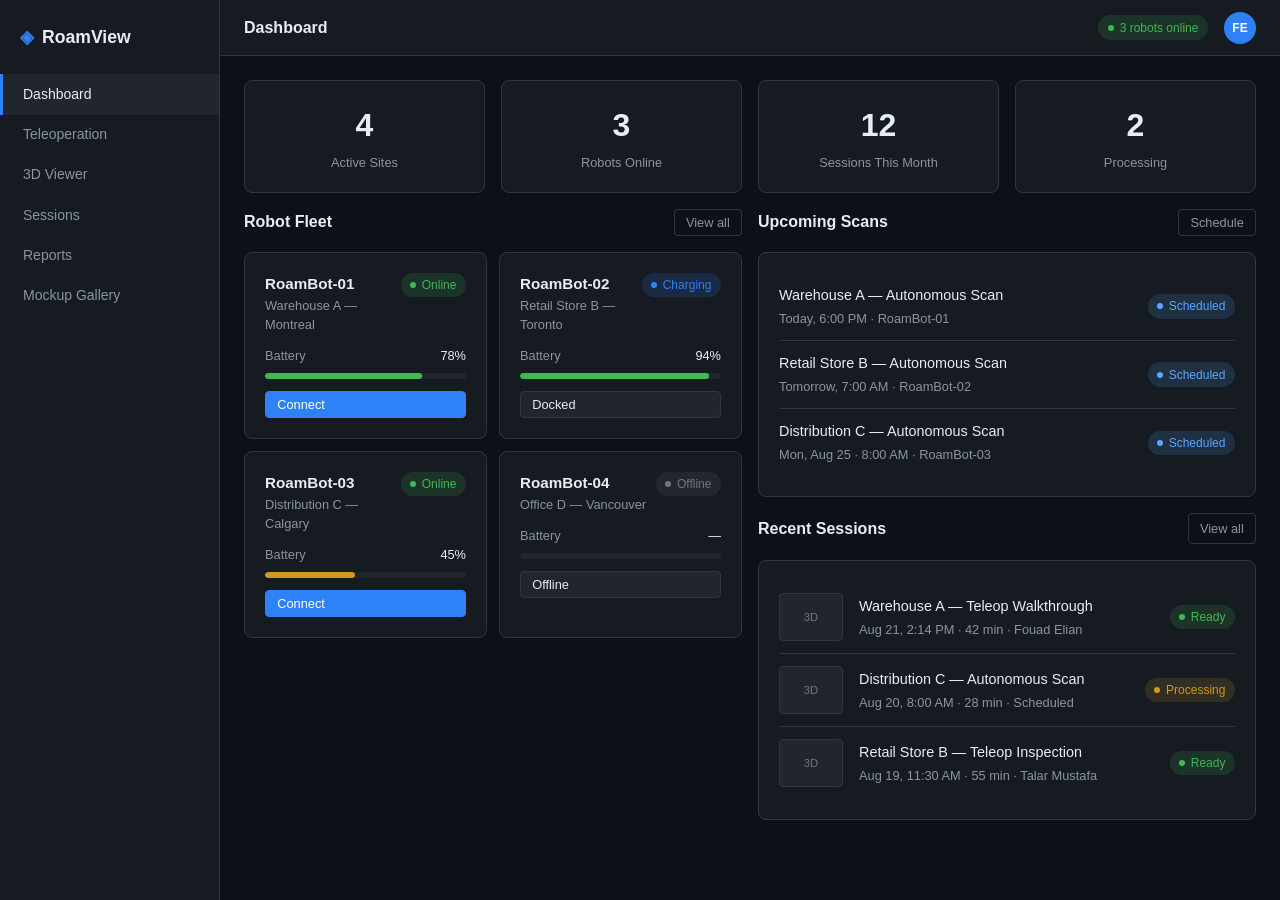
<file: docs/web-application/mockups/dashboard.html>
<!DOCTYPE html>
<html lang="en">
<head>
  <meta charset="UTF-8">
  <title>Redirecting…</title>
  <meta http-equiv="refresh" content="0;url=index.html#dashboard">
</head>
<body>
  <p>Redirecting to mockups… <a href="index.html#dashboard">Click here</a>.</p>
  <script>location.replace('index.html#dashboard');</script>
</body>
</html>
</file>
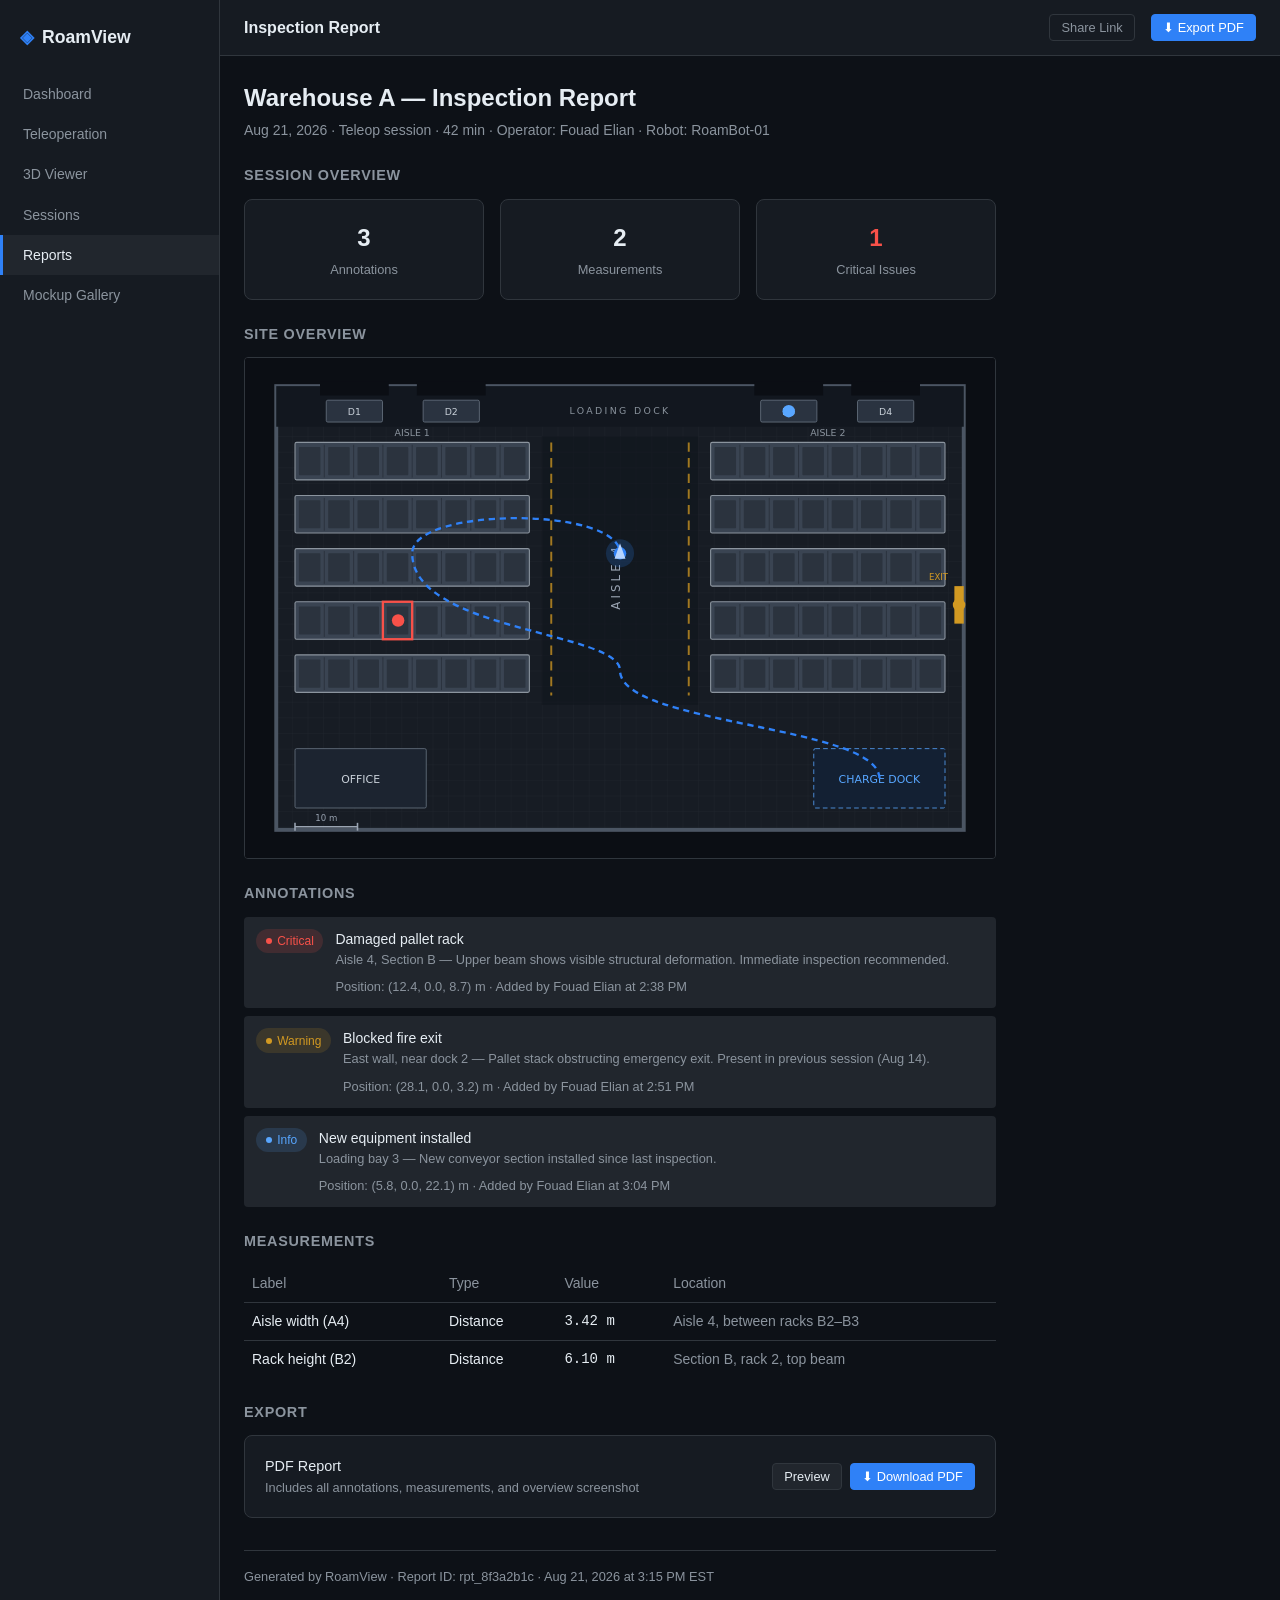
<file: docs/web-application/mockups/report.html>
<!DOCTYPE html>
<html lang="en">
<head>
  <meta charset="UTF-8">
  <title>Redirecting…</title>
  <script>location.replace('index.html#report');</script>
</head>
<body>
  <p>Redirecting… <a href="index.html#report">Click here</a> if not redirected.</p>
</body>
</html>
</file>
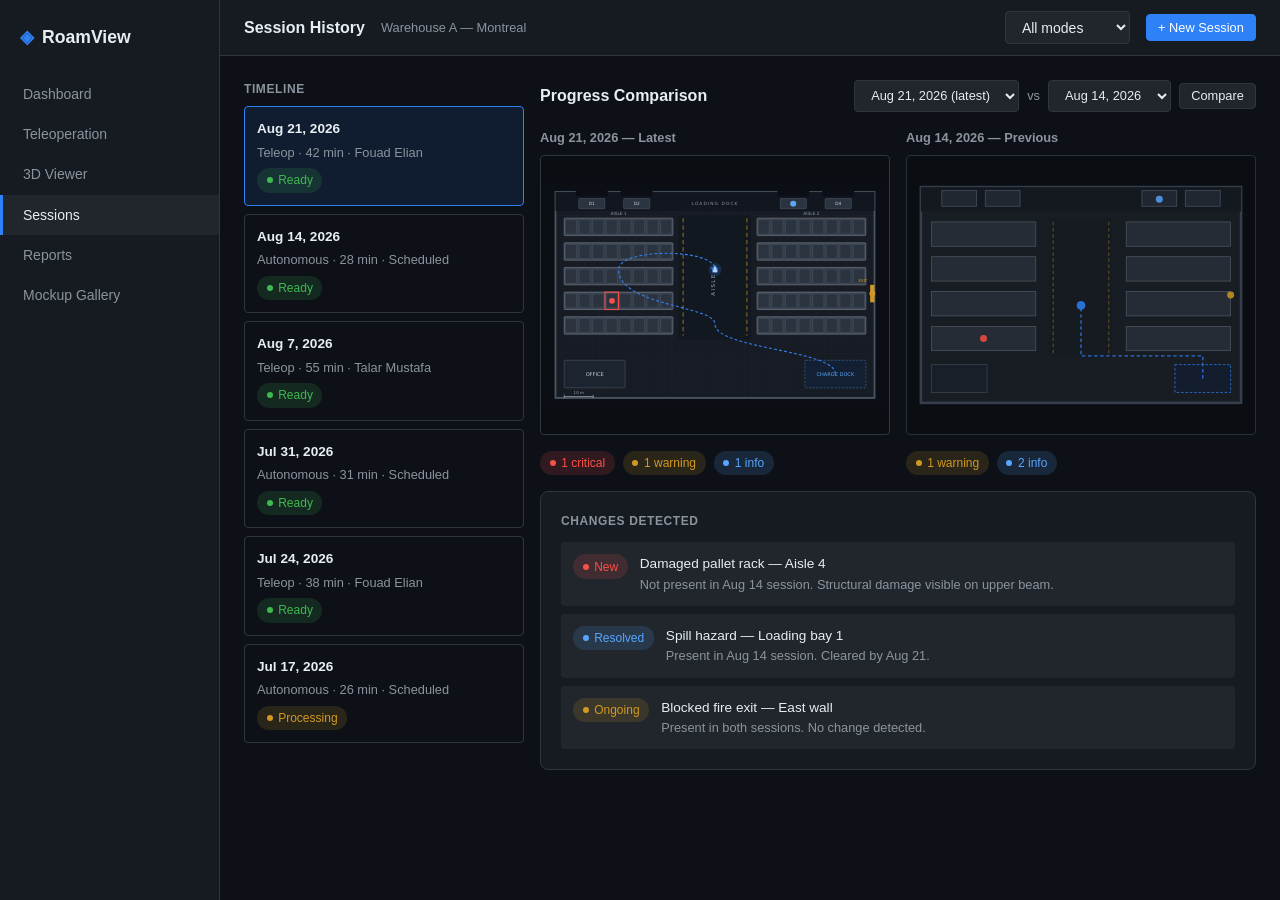
<file: docs/web-application/mockups/sessions.html>
<!DOCTYPE html>
<html lang="en">
<head>
  <meta charset="UTF-8">
  <title>Redirecting…</title>
  <script>location.replace('index.html#sessions');</script>
</head>
<body>
  <p>Redirecting… <a href="index.html#sessions">Click here</a> if not redirected.</p>
</body>
</html>
</file>
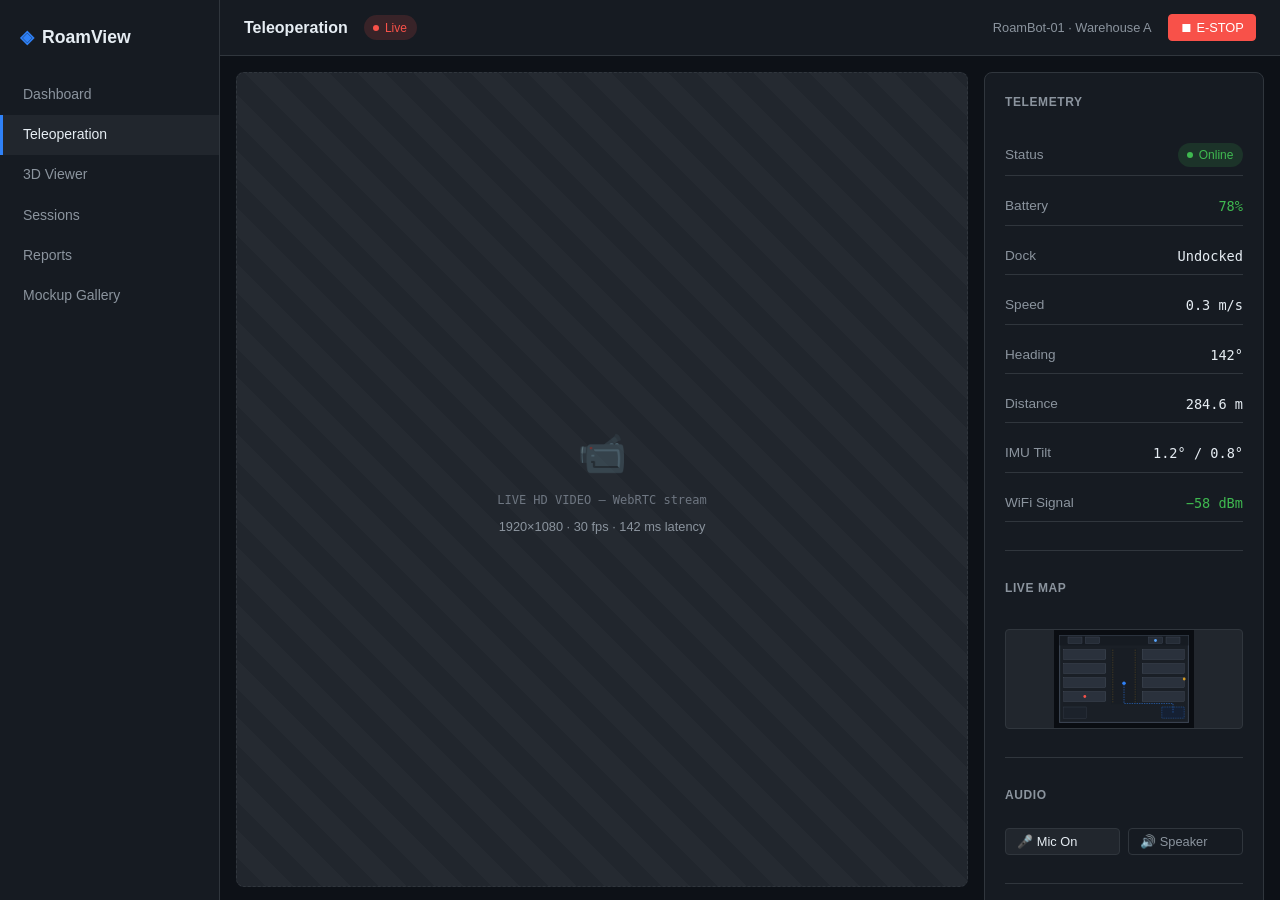
<file: docs/web-application/mockups/teleop.html>
<!DOCTYPE html>
<html lang="en">
<head>
  <meta charset="UTF-8">
  <title>Redirecting…</title>
  <script>location.replace('index.html#teleop');</script>
</head>
<body>
  <p>Redirecting… <a href="index.html#teleop">Click here</a> if not redirected.</p>
</body>
</html>
</file>
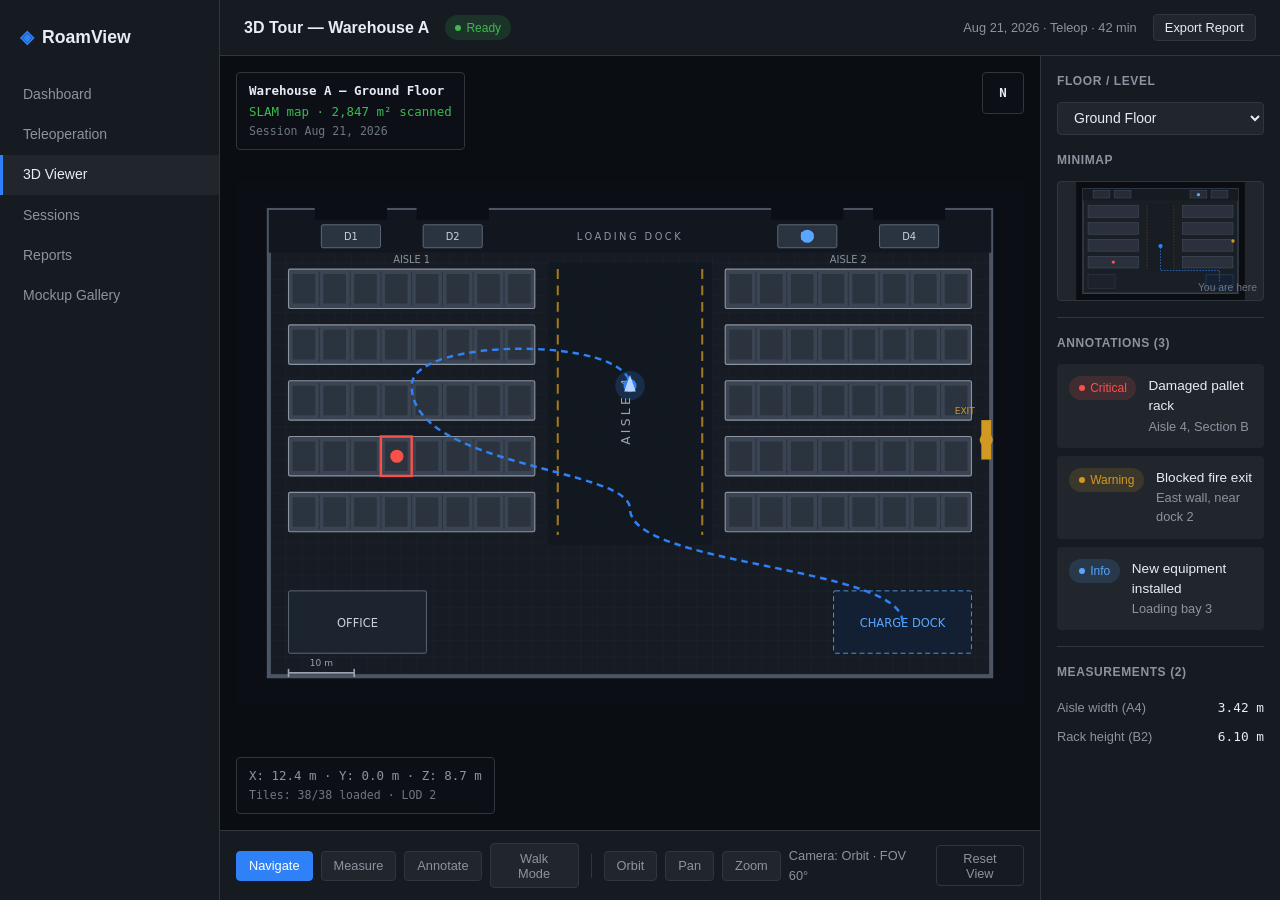
<file: docs/web-application/mockups/viewer.html>
<!DOCTYPE html>
<html lang="en">
<head>
  <meta charset="UTF-8">
  <title>Redirecting…</title>
  <script>location.replace('index.html#viewer');</script>
</head>
<body>
  <p>Redirecting… <a href="index.html#viewer">Click here</a> if not redirected.</p>
</body>
</html>
</file>
